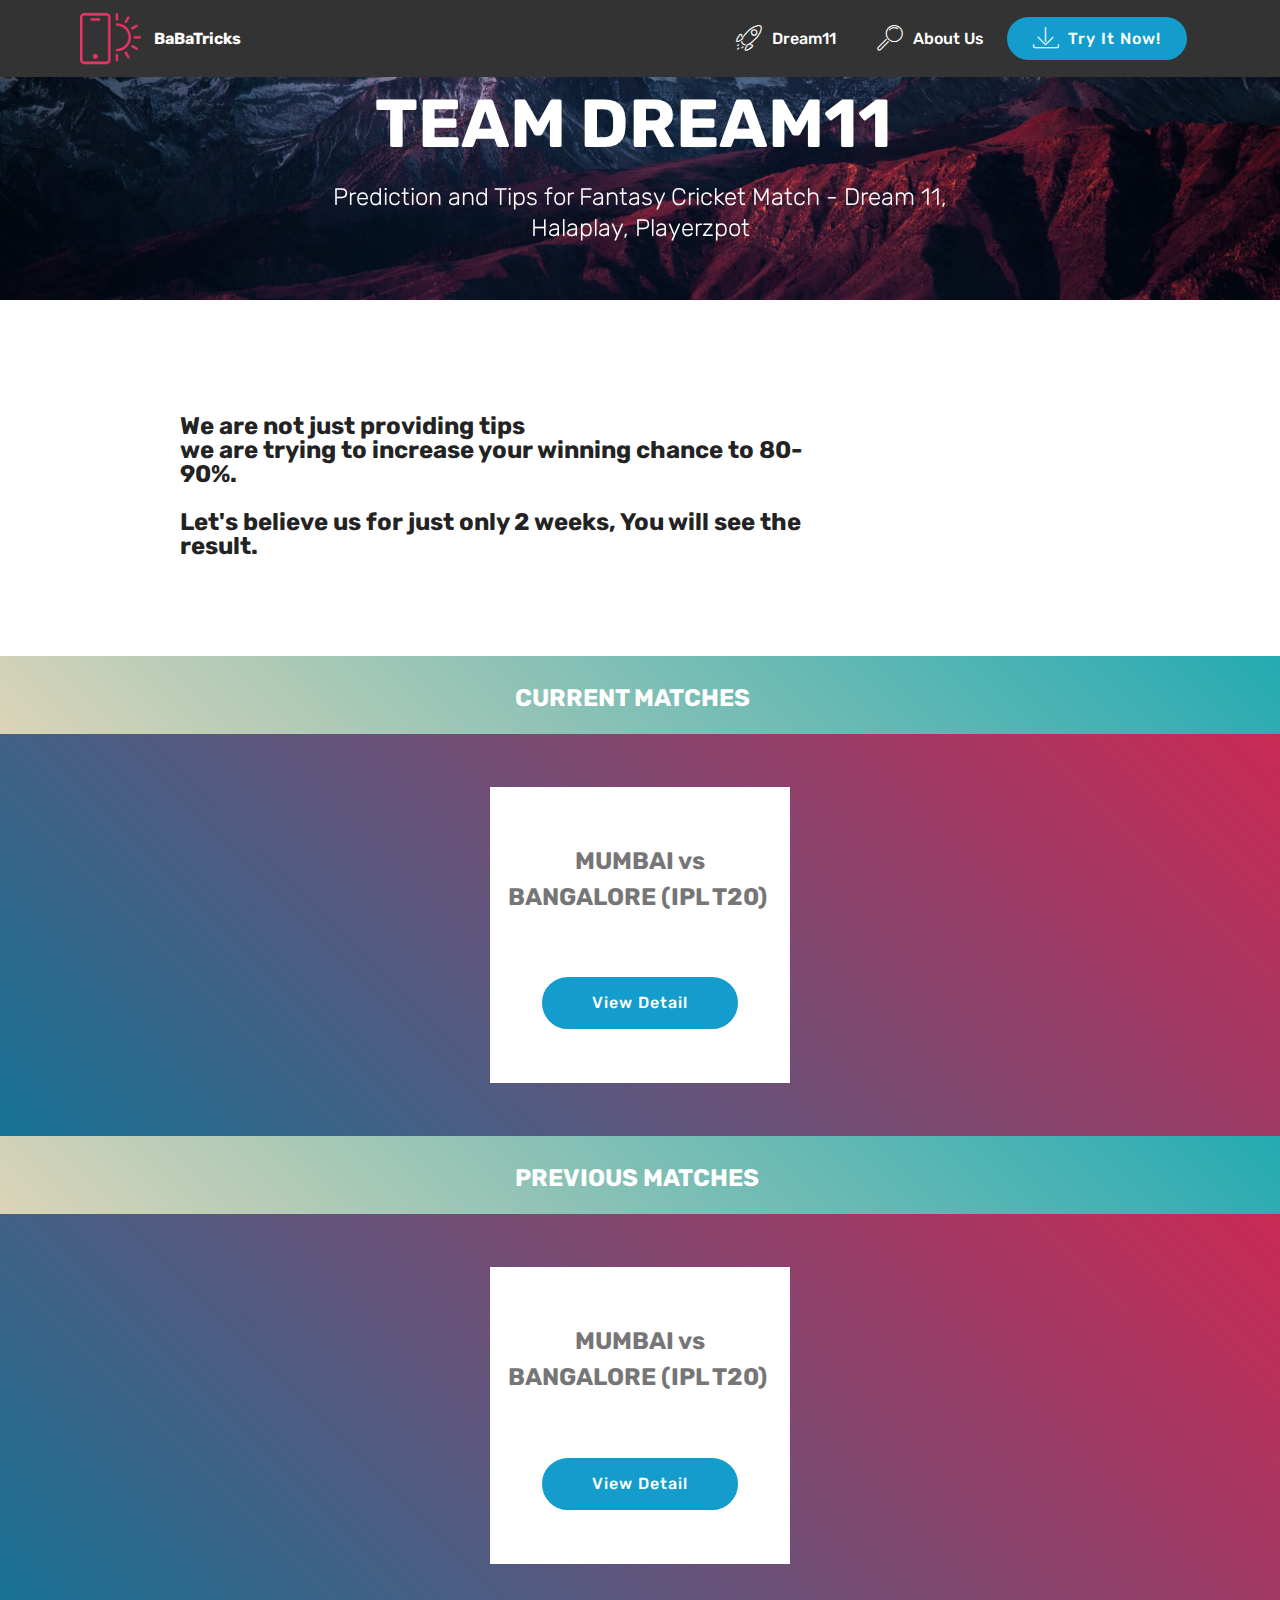
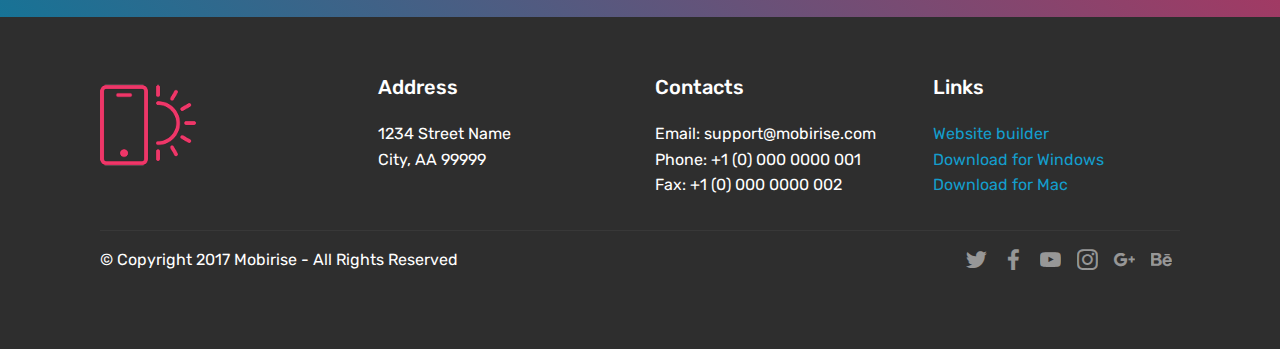
<file: index.html>
<!DOCTYPE html>
<html >
<head>
  <script async src="//pagead2.googlesyndication.com/pagead/js/adsbygoogle.js"></script>
<script>
     (adsbygoogle = window.adsbygoogle || []).push({
          google_ad_client: "ca-pub-8718129293283314",
          enable_page_level_ads: true
     });
</script>
  <!-- Site made with Mobirise Website Builder v4.7.1, https://mobirise.com -->
  <meta charset="UTF-8">
  <meta http-equiv="X-UA-Compatible" content="IE=edge">
  <meta name="generator" content="Mobirise v4.7.1, mobirise.com">
  <meta name="viewport" content="width=device-width, initial-scale=1, minimum-scale=1">
  <link rel="shortcut icon" href="assets/images/logo20.png" type="image/x-icon">
  <meta name="description" content="">
  <title>Home</title>
  <link rel="stylesheet" href="assets/web/assets/mobirise-icons/mobirise-icons.css">
  <link rel="stylesheet" href="assets/tether/tether.min.css">
  <link rel="stylesheet" href="assets/bootstrap/css/bootstrap.min.css">
  <link rel="stylesheet" href="assets/bootstrap/css/bootstrap-grid.min.css">
  <link rel="stylesheet" href="assets/bootstrap/css/bootstrap-reboot.min.css">
  <link rel="stylesheet" href="assets/socicon/css/styles.css">
  <link rel="stylesheet" href="assets/dropdown/css/style.css">
  <link rel="stylesheet" href="assets/theme/css/style.css">
  <link rel="stylesheet" href="assets/mobirise/css/mbr-additional.css" type="text/css">
  
  
  
</head>
<body>
  <section class="menu cid-qPsXLiOuKI" once="menu" id="menu1-t">

    

    <nav class="navbar navbar-expand beta-menu navbar-dropdown align-items-center navbar-fixed-top navbar-toggleable-sm">
        <button class="navbar-toggler navbar-toggler-right" type="button" data-toggle="collapse" data-target="#navbarSupportedContent" aria-controls="navbarSupportedContent" aria-expanded="false" aria-label="Toggle navigation">
            <div class="hamburger">
                <span></span>
                <span></span>
                <span></span>
                <span></span>
            </div>
        </button>
        <div class="menu-logo">
            <div class="navbar-brand">
                <span class="navbar-logo">
                    <a href="https://babatricks.in">
                         <img src="assets/images/logo2.png" alt="babatricks" title="" style="height: 3.8rem;">
                    </a>
                </span>
                <span class="navbar-caption-wrap"><a class="navbar-caption text-white display-4" href="https://teamdream11.tk">BaBaTricks</a></span>
            </div>
        </div>
        <div class="collapse navbar-collapse" id="navbarSupportedContent">
            <ul class="navbar-nav nav-dropdown" data-app-modern-menu="true"><li class="nav-item">
                    <a class="nav-link link text-white display-7" href="https://babatricks.com">
                        </a>
                </li><li class="nav-item"><a class="nav-link link text-white display-7" href="https://mobirise.com"><span class="mbri-rocket mbr-iconfont mbr-iconfont-btn"></span>
                        Dream11 &nbsp; &nbsp;&nbsp;</a></li><li class="nav-item">
                    <a class="nav-link link text-white display-7" href="https://mobirise.com">
                        <span class="mbri-search mbr-iconfont mbr-iconfont-btn"></span>
                        About Us</a>
                </li></ul>
            <div class="navbar-buttons mbr-section-btn"><a class="btn btn-sm btn-primary display-4" href="https://mobirise.com">
                    <span class="mbri-save mbr-iconfont mbr-iconfont-btn "></span>
                    Try It Now!
                </a></div>
        </div>
    </nav>
</section>

<section class="engine"><a href="https://mobirise.ws/f">easy site creator</a></section><section class="menu cid-qPs1D8Buig" once="menu" id="menu1-e">

    

    <nav class="navbar navbar-expand beta-menu navbar-dropdown align-items-center navbar-fixed-top navbar-toggleable-sm">
        <button class="navbar-toggler navbar-toggler-right" type="button" data-toggle="collapse" data-target="#navbarSupportedContent" aria-controls="navbarSupportedContent" aria-expanded="false" aria-label="Toggle navigation">
            <div class="hamburger">
                <span></span>
                <span></span>
                <span></span>
                <span></span>
            </div>
        </button>
        <div class="menu-logo">
            <div class="navbar-brand">
                <span class="navbar-logo">
                    <a href="https://babatricks.in">
                         <img src="assets/images/logo2.png" alt="babatricks" title="" style="height: 3.8rem;">
                    </a>
                </span>
                <span class="navbar-caption-wrap"><a class="navbar-caption text-white display-4" href="https://teamdream11.tk">BaBaTricks</a></span>
            </div>
        </div>
        <div class="collapse navbar-collapse" id="navbarSupportedContent">
            <ul class="navbar-nav nav-dropdown" data-app-modern-menu="true"><li class="nav-item">
                    <a class="nav-link link text-white display-7" href="https://babatricks.com">
                        </a>
                </li><li class="nav-item"><a class="nav-link link text-white display-7" href="https://mobirise.com"><span class="mbri-rocket mbr-iconfont mbr-iconfont-btn"></span>
                        Dream11 &nbsp; &nbsp;&nbsp;</a></li><li class="nav-item">
                    <a class="nav-link link text-white display-7" href="https://mobirise.com">
                        <span class="mbri-search mbr-iconfont mbr-iconfont-btn"></span>
                        About Us</a>
                </li></ul>
            <div class="navbar-buttons mbr-section-btn"><a class="btn btn-sm btn-primary display-4" href="https://mobirise.com">
                    <span class="mbri-save mbr-iconfont mbr-iconfont-btn "></span>
                    Try It Now!
                </a></div>
        </div>
    </nav>
</section>

<section class="mbr-section content5 cid-qPss728ed9 mbr-parallax-background" id="content5-o">

    

    

    <div class="container">
        <div class="media-container-row">
            <div class="title col-12 col-md-8">
                <h2 class="align-center mbr-bold mbr-white pb-3 mbr-fonts-style display-1">TEAM DREAM11&nbsp;</h2>
                <h3 class="mbr-section-subtitle align-center mbr-light mbr-white pb-3 mbr-fonts-style display-5">Prediction and Tips for Fantasy Cricket Match - Dream 11, Halaplay, Playerzpot
<div><br></div></h3>
                
                
            </div>
        </div>
    </div>
</section>

<section class="mbr-section info1 cid-qPst2B36Ya" id="info1-p">

    

    
    <div class="container">
        <div class="row justify-content-center content-row">
            <div class="media-container-column title col-12 col-lg-7 col-md-6">
                <h3 class="mbr-section-subtitle align-left mbr-light pb-3 mbr-fonts-style display-5"></h3>
                <h2 class="align-left mbr-bold mbr-fonts-style display-5">We are not just providing tips
<div>we are trying to increase your winning chance to 80-90%.</div><br><div> 
<span style="color: inherit; font-size: 1.5rem;">Let's believe us for just only 2 weeks, You will see the result.</span></div></h2>
            </div>
            <div class="media-container-column col-12 col-lg-3 col-md-4">
                
            </div>
        </div>
    </div>
</section>

<section class="mbr-section info2 cid-qPxqOZXpH2" id="info2-y">

    

    

    <div class="container">
        <div class="row main justify-content-center">
            <div class="media-container-column col-12 col-lg-3 col-md-4">
                
            </div>
            <div class="media-container-column title col-12 col-lg-7 col-md-6">
                <h2 class="align-right mbr-bold mbr-white pb-3 mbr-fonts-style display-5">&nbsp; &nbsp; &nbsp; &nbsp; &nbsp; CURRENT MATCHES</h2>
                
            </div>
        </div>
    </div>
</section>

<section class="cid-qPsvDF9BJ7" id="pricing-tables1-r">

    

    
    <div class="container">
        <div class="media-container-row">

            <div class="plan col-12 mx-2 my-2 justify-content-center">
                <div class="plan-header text-center pt-5">
                    <h3 class="plan-title mbr-fonts-style display-5"></h3>
                    <div class="plan-price">
                        <span class="price-value mbr-fonts-style display-5">MUMBAI vs BANGALORE (IPL T20)&nbsp;</span>
                        <span class="price-figure mbr-fonts-style display-1"></span>
                        <small class="price-term mbr-fonts-style display-7"></small>
                    </div>
                </div>
                <div class="plan-body pb-5">
                    <div class="plan-list align-center">
                        <ul class="list-group list-group-flush mbr-fonts-style display-7"></ul>
                    </div>
                    <div class="mbr-section-btn text-center pt-4"><a href="MI-vs-RCB-dream11-team-prediction.html" class="btn btn-primary display-4">View Detail</a></div>
                </div>
            </div>

            

            

            
        </div>
    </div>
</section>

<section class="mbr-section info2 cid-qPxsErRBAp" id="info2-z">

    

    

    <div class="container">
        <div class="row main justify-content-center">
            <div class="media-container-column col-12 col-lg-3 col-md-4">
                
            </div>
            <div class="media-container-column title col-12 col-lg-7 col-md-6">
                <h2 class="align-right mbr-bold mbr-white pb-3 mbr-fonts-style display-5">&nbsp; &nbsp; &nbsp; &nbsp; &nbsp; PREVIOUS MATCHES</h2>
                
            </div>
        </div>
    </div>
</section>

<section class="cid-qPxtJaGYzl" id="pricing-tables1-10">

    

    
    <div class="container">
        <div class="media-container-row">

            <div class="plan col-12 mx-2 my-2 justify-content-center">
                <div class="plan-header text-center pt-5">
                    <h3 class="plan-title mbr-fonts-style display-5"></h3>
                    <div class="plan-price">
                        <span class="price-value mbr-fonts-style display-5">MUMBAI vs BANGALORE (IPL T20)&nbsp;</span>
                        <span class="price-figure mbr-fonts-style display-1"></span>
                        <small class="price-term mbr-fonts-style display-7"></small>
                    </div>
                </div>
                <div class="plan-body pb-5">
                    <div class="plan-list align-center">
                        <ul class="list-group list-group-flush mbr-fonts-style display-7"></ul>
                    </div>
                    <div class="mbr-section-btn text-center pt-4"><a href="MI-vs-RCB-dream11-team-prediction.html" class="btn btn-primary display-4">View Detail</a></div>
                </div>
            </div>

            

            

            
        </div>
    </div>
</section>

<section class="cid-qPs1DcdFuA" id="footer1-g">

    

    

    <div class="container">
        <div class="media-container-row content text-white">
            <div class="col-12 col-md-3">
                <div class="media-wrap">
                    <a href="https://mobirise.com/">
                        <img src="assets/images/logo20.png" alt="Mobirise">
                    </a>
                </div>
            </div>
            <div class="col-12 col-md-3 mbr-fonts-style display-7">
                <h5 class="pb-3">
                    Address
                </h5>
                <p class="mbr-text">
                    1234 Street Name
                    <br>City, AA 99999
                </p>
            </div>
            <div class="col-12 col-md-3 mbr-fonts-style display-7">
                <h5 class="pb-3">
                    Contacts
                </h5>
                <p class="mbr-text">
                    Email: support@mobirise.com
                    <br>Phone: +1 (0) 000 0000 001
                    <br>Fax: +1 (0) 000 0000 002
                </p>
            </div>
            <div class="col-12 col-md-3 mbr-fonts-style display-7">
                <h5 class="pb-3">
                    Links
                </h5>
                <p class="mbr-text">
                    <a class="text-primary" href="https://mobirise.com/">Website builder</a>
                    <br><a class="text-primary" href="https://mobirise.com/mobirise-free-win.zip">Download for Windows</a>
                    <br><a class="text-primary" href="https://mobirise.com/mobirise-free-mac.zip">Download for Mac</a>
                </p>
            </div>
        </div>
        <div class="footer-lower">
            <div class="media-container-row">
                <div class="col-sm-12">
                    <hr>
                </div>
            </div>
            <div class="media-container-row mbr-white">
                <div class="col-sm-6 copyright">
                    <p class="mbr-text mbr-fonts-style display-7">
                        © Copyright 2017 Mobirise - All Rights Reserved
                    </p>
                </div>
                <div class="col-md-6">
                    <div class="social-list align-right">
                        <div class="soc-item">
                            <a href="https://twitter.com/mobirise" target="_blank">
                                <span class="socicon-twitter socicon mbr-iconfont mbr-iconfont-social"></span>
                            </a>
                        </div>
                        <div class="soc-item">
                            <a href="https://www.facebook.com/pages/Mobirise/1616226671953247" target="_blank">
                                <span class="socicon-facebook socicon mbr-iconfont mbr-iconfont-social"></span>
                            </a>
                        </div>
                        <div class="soc-item">
                            <a href="https://www.youtube.com/c/mobirise" target="_blank">
                                <span class="socicon-youtube socicon mbr-iconfont mbr-iconfont-social"></span>
                            </a>
                        </div>
                        <div class="soc-item">
                            <a href="https://instagram.com/mobirise" target="_blank">
                                <span class="socicon-instagram socicon mbr-iconfont mbr-iconfont-social"></span>
                            </a>
                        </div>
                        <div class="soc-item">
                            <a href="https://plus.google.com/u/0/+Mobirise" target="_blank">
                                <span class="socicon-googleplus socicon mbr-iconfont mbr-iconfont-social"></span>
                            </a>
                        </div>
                        <div class="soc-item">
                            <a href="https://www.behance.net/Mobirise" target="_blank">
                                <span class="socicon-behance socicon mbr-iconfont mbr-iconfont-social"></span>
                            </a>
                        </div>
                    </div>
                </div>
            </div>
        </div>
    </div>
</section>


  <script src="assets/web/assets/jquery/jquery.min.js"></script>
  <script src="assets/popper/popper.min.js"></script>
  <script src="assets/tether/tether.min.js"></script>
  <script src="assets/bootstrap/js/bootstrap.min.js"></script>
  <script src="assets/dropdown/js/script.min.js"></script>
  <script src="assets/touchswipe/jquery.touch-swipe.min.js"></script>
  <script src="assets/parallax/jarallax.min.js"></script>
  <script src="assets/smoothscroll/smooth-scroll.js"></script>
  <script src="assets/theme/js/script.js"></script>
  
  
 <div id="scrollToTop" class="scrollToTop mbr-arrow-up"><a style="text-align: center;"><i></i></a></div>
  </body>
</html>
</file>
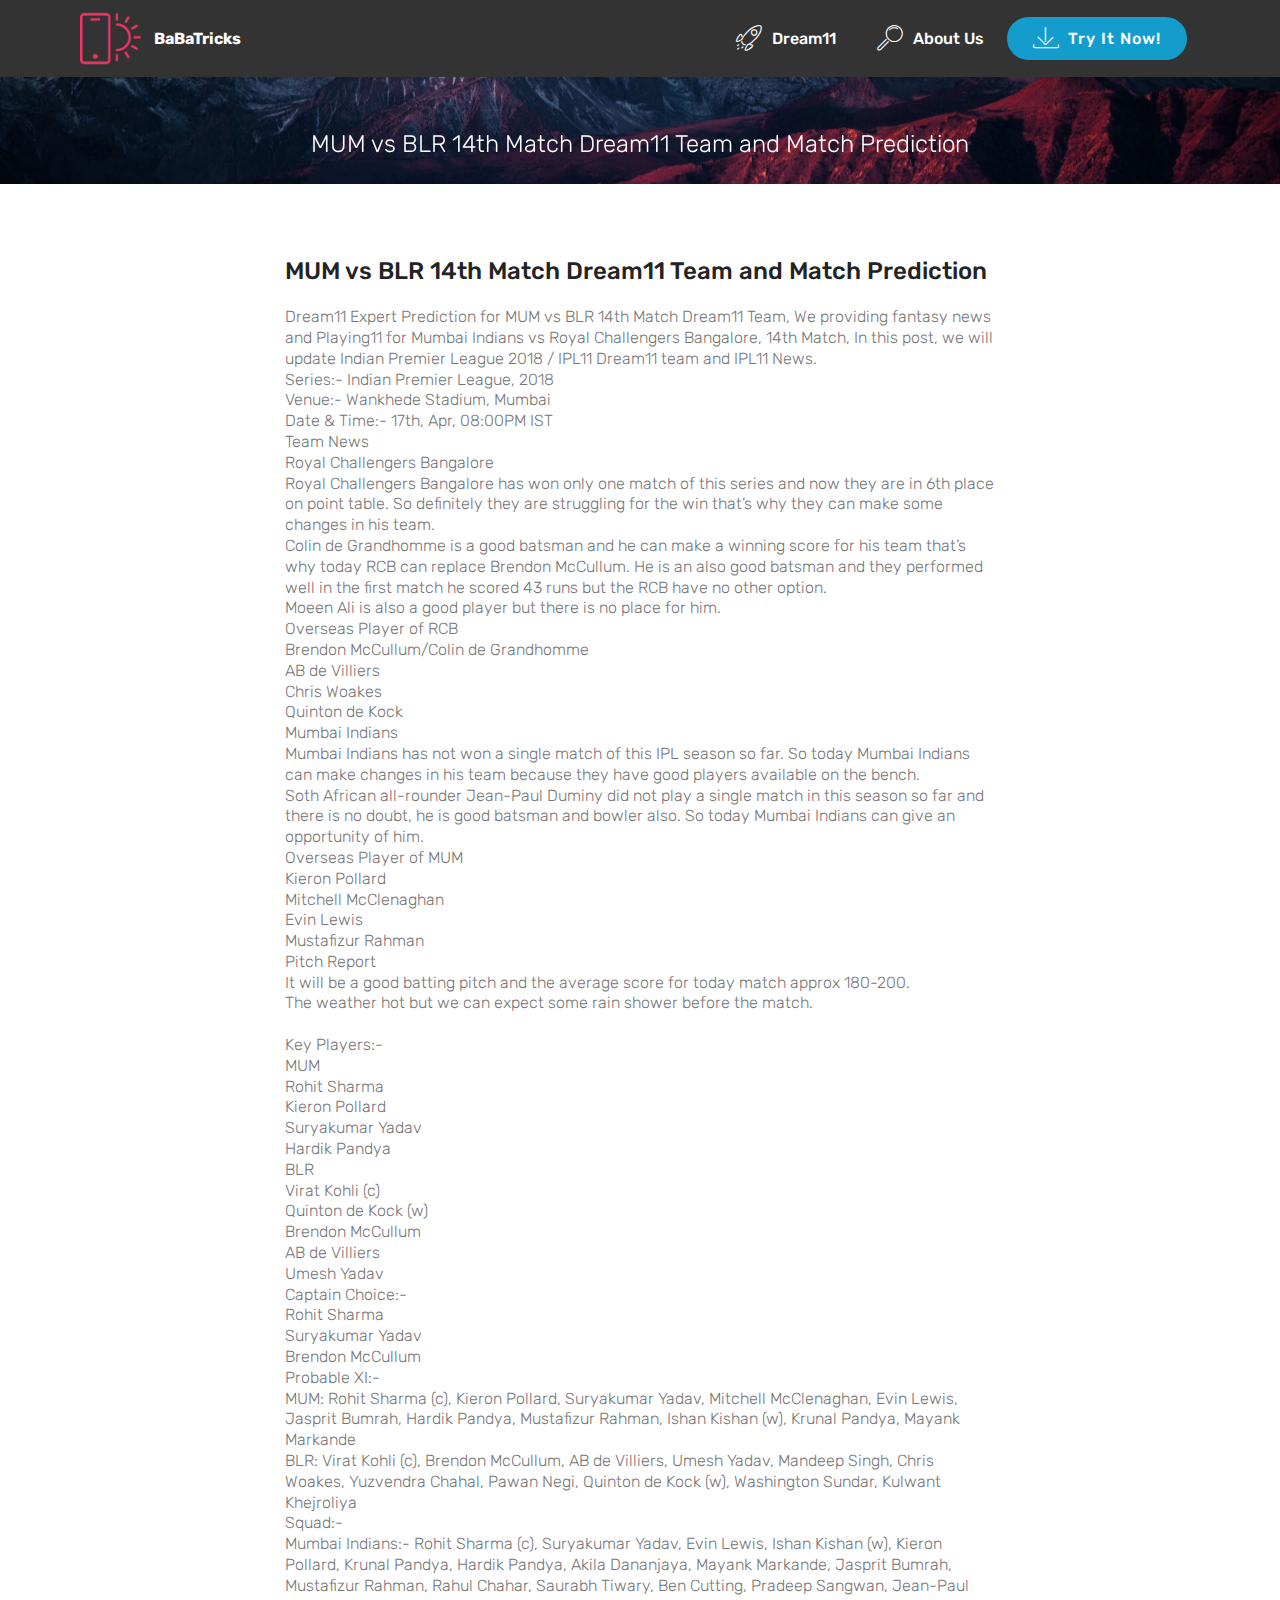
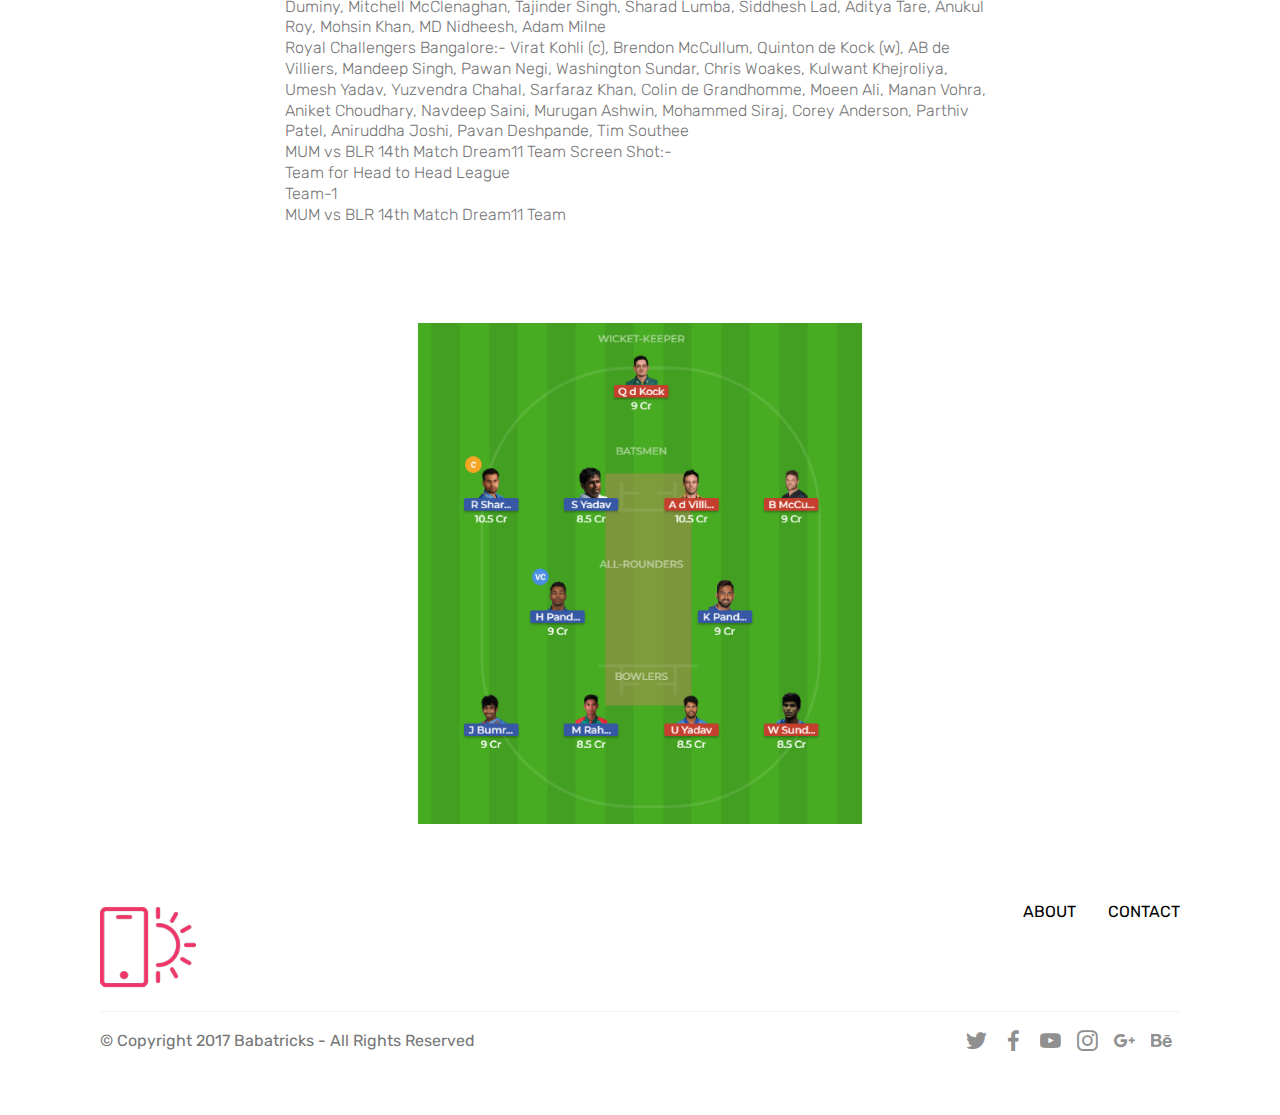
<file: MI-vs-RCB-dream11-team-prediction.html>
<!DOCTYPE html>
<html >
<head>
  <!-- Site made with Mobirise Website Builder v4.7.1, https://mobirise.com -->
  <meta charset="UTF-8">
  <meta http-equiv="X-UA-Compatible" content="IE=edge">
  <meta name="generator" content="Mobirise v4.7.1, mobirise.com">
  <meta name="viewport" content="width=device-width, initial-scale=1, minimum-scale=1">
  <link rel="shortcut icon" href="assets/images/logo20.png" type="image/x-icon">
  <meta name="description" content="Dream11 prediction and tips for make a best 11 player team to make your win chances to improve 80% to 90%">
  <title>MI vs RCB dream11 team prediction</title>
  <link rel="stylesheet" href="assets/web/assets/mobirise-icons/mobirise-icons.css">
  <link rel="stylesheet" href="assets/tether/tether.min.css">
  <link rel="stylesheet" href="assets/bootstrap/css/bootstrap.min.css">
  <link rel="stylesheet" href="assets/bootstrap/css/bootstrap-grid.min.css">
  <link rel="stylesheet" href="assets/bootstrap/css/bootstrap-reboot.min.css">
  <link rel="stylesheet" href="assets/socicon/css/styles.css">
  <link rel="stylesheet" href="assets/dropdown/css/style.css">
  <link rel="stylesheet" href="assets/theme/css/style.css">
  <link rel="stylesheet" href="assets/mobirise/css/mbr-additional.css" type="text/css">
  
  
  
</head>
<body>
  <section class="menu cid-qPs1D8Buig" once="menu" id="menu1-i">

    

    <nav class="navbar navbar-expand beta-menu navbar-dropdown align-items-center navbar-fixed-top navbar-toggleable-sm">
        <button class="navbar-toggler navbar-toggler-right" type="button" data-toggle="collapse" data-target="#navbarSupportedContent" aria-controls="navbarSupportedContent" aria-expanded="false" aria-label="Toggle navigation">
            <div class="hamburger">
                <span></span>
                <span></span>
                <span></span>
                <span></span>
            </div>
        </button>
        <div class="menu-logo">
            <div class="navbar-brand">
                <span class="navbar-logo">
                    <a href="https://babatricks.in">
                         <img src="assets/images/logo2.png" alt="babatricks" title="" style="height: 3.8rem;">
                    </a>
                </span>
                <span class="navbar-caption-wrap"><a class="navbar-caption text-white display-4" href="https://teamdream11.tk">BaBaTricks</a></span>
            </div>
        </div>
        <div class="collapse navbar-collapse" id="navbarSupportedContent">
            <ul class="navbar-nav nav-dropdown" data-app-modern-menu="true"><li class="nav-item">
                    <a class="nav-link link text-white display-7" href="https://babatricks.com">
                        </a>
                </li><li class="nav-item"><a class="nav-link link text-white display-7" href="https://mobirise.com"><span class="mbri-rocket mbr-iconfont mbr-iconfont-btn"></span>
                        Dream11 &nbsp; &nbsp;&nbsp;</a></li><li class="nav-item">
                    <a class="nav-link link text-white display-7" href="https://mobirise.com">
                        <span class="mbri-search mbr-iconfont mbr-iconfont-btn"></span>
                        About Us</a>
                </li></ul>
            <div class="navbar-buttons mbr-section-btn"><a class="btn btn-sm btn-primary display-4" href="https://mobirise.com">
                    <span class="mbri-save mbr-iconfont mbr-iconfont-btn "></span>
                    Try It Now!
                </a></div>
        </div>
    </nav>
</section>

<section class="engine"><a href="https://mobirise.ws/m">drag and drop site creator</a></section><section class="mbr-section content5 cid-qPxCjcB2bV mbr-parallax-background" id="content5-16">

    

    

    <div class="container">
        <div class="media-container-row">
            <div class="title col-12 col-md-8">
                <h2 class="align-center mbr-bold mbr-white pb-3 mbr-fonts-style display-1"></h2>
                <h3 class="mbr-section-subtitle align-center mbr-light mbr-white pb-3 mbr-fonts-style display-5">MUM vs BLR 14th Match Dream11 Team and Match Prediction
</h3>
                
                
            </div>
        </div>
    </div>
</section>

<section class="mbr-section content4 cid-qPxvX0U9vU" id="content4-11">

    

    <div class="container">
        <div class="media-container-row">
            <div class="title col-12 col-md-8">
                <h2 class="align-center pb-3 mbr-fonts-style display-5">MUM vs BLR 14th Match Dream11 Team and Match Prediction
</h2>
                <h3 class="mbr-section-subtitle align-center mbr-light mbr-fonts-style display-7"><div>Dream11 Expert Prediction for MUM vs BLR 14th Match Dream11 Team, We providing fantasy news and Playing11 for Mumbai Indians vs Royal Challengers Bangalore, 14th Match, In this post, we will update Indian Premier League 2018 / IPL11 Dream11 team and IPL11 News.
</div><div>
</div><div>Series:- Indian Premier League, 2018
</div><div>Venue:- Wankhede Stadium, Mumbai
</div><div>Date &amp; Time:- 17th, Apr, 08:00PM IST
</div><div>
</div><div>Team News
</div><div>Royal Challengers Bangalore
</div><div>
</div><div>Royal Challengers Bangalore has won only one match of this series and now they are in 6th place on point table. So definitely they are struggling for the win that’s why they can make some changes in his team.
</div><div>
</div><div>Colin de Grandhomme is a good batsman and he can make a winning score for his team that’s why today RCB can replace Brendon McCullum. He is an also good batsman and they performed well in the first match he scored 43 runs but the RCB have no other option.
</div><div>Moeen Ali is also a good player but there is no place for him.
</div><div>
</div><div>Overseas Player of RCB
</div><div>
</div><div>Brendon McCullum/Colin de Grandhomme
</div><div>AB de Villiers
</div><div>Chris Woakes
</div><div>Quinton de Kock
</div><div>
</div><div>Mumbai Indians
</div><div>
</div><div>Mumbai Indians has not won a single match of this IPL season so far. So today Mumbai Indians can make changes in his team because they have good players available on the bench.
</div><div>Soth African all-rounder Jean-Paul Duminy did not play a single match in this season so far and there is no doubt, he is good batsman and bowler also. So today Mumbai Indians can give an opportunity of him.
</div><div>
</div><div>Overseas Player of MUM
</div><div>
</div><div>Kieron Pollard
</div><div>Mitchell McClenaghan
</div><div>Evin Lewis
</div><div>Mustafizur Rahman
</div><div>Pitch Report
</div><div>It will be a good batting pitch and the average score for today match approx 180-200.
</div><div>The weather hot but we can expect some rain shower before the match.
</div><div>
</div><div>&nbsp;
</div><div>Key Players:-
</div><div>MUM
</div><div>Rohit Sharma
</div><div>Kieron Pollard
</div><div>Suryakumar Yadav
</div><div>Hardik Pandya
</div><div>BLR
</div><div>Virat Kohli (c)
</div><div>Quinton de Kock (w)
</div><div>Brendon McCullum
</div><div>AB de Villiers
</div><div>Umesh Yadav
</div><div>Captain Choice:-
</div><div>Rohit Sharma
</div><div>Suryakumar Yadav
</div><div>Brendon McCullum
</div><div>Probable XI:-
</div><div>MUM: Rohit Sharma (c), Kieron Pollard, Suryakumar Yadav, Mitchell McClenaghan, Evin Lewis, Jasprit Bumrah, Hardik Pandya, Mustafizur Rahman, Ishan Kishan (w), Krunal Pandya, Mayank Markande
</div><div>
</div><div>BLR: Virat Kohli (c), Brendon McCullum, AB de Villiers, Umesh Yadav, Mandeep Singh, Chris Woakes, Yuzvendra Chahal, Pawan Negi, Quinton de Kock (w), Washington Sundar, Kulwant Khejroliya
</div><div>
</div><div>Squad:-
</div><div>Mumbai Indians:- Rohit Sharma (c), Suryakumar Yadav, Evin Lewis, Ishan Kishan (w), Kieron Pollard, Krunal Pandya, Hardik Pandya, Akila Dananjaya, Mayank Markande, Jasprit Bumrah, Mustafizur Rahman, Rahul Chahar, Saurabh Tiwary, Ben Cutting, Pradeep Sangwan, Jean-Paul Duminy, Mitchell McClenaghan, Tajinder Singh, Sharad Lumba, Siddhesh Lad, Aditya Tare, Anukul Roy, Mohsin Khan, MD Nidheesh, Adam Milne
</div><div>
</div><div>Royal Challengers Bangalore:- Virat Kohli (c), Brendon McCullum, Quinton de Kock (w), AB de Villiers, Mandeep Singh, Pawan Negi, Washington Sundar, Chris Woakes, Kulwant Khejroliya, Umesh Yadav, Yuzvendra Chahal, Sarfaraz Khan, Colin de Grandhomme, Moeen Ali, Manan Vohra, Aniket Choudhary, Navdeep Saini, Murugan Ashwin, Mohammed Siraj, Corey Anderson, Parthiv Patel, Aniruddha Joshi, Pavan Deshpande, Tim Southee
</div><div>
</div><div>MUM vs BLR 14th Match Dream11 Team Screen Shot:-
</div><div>Team for Head to Head League
</div><div>Team-1
</div><div>
</div><div>MUM vs BLR 14th Match Dream11 Team
</div></h3>
                
            </div>
        </div>
    </div>
</section>

<section class="cid-qPxyiuj2di" id="image1-14">

    

    <figure class="mbr-figure container">
            <div class="image-block" style="width: 40%;">
                <img src="assets/images/dream11-rcb-vs-mi-530x598.png" width="1400" alt="Mobirise" title="">
                
            </div>
    </figure>
</section>

<section class="cid-qPxBlyvs0q" id="footer5-15">

    

    

    <div class="container">
        <div class="media-container-row">
            <div class="col-md-3">
                <div class="media-wrap">
                    <a href="https://mobirise.com/">
                       <img src="assets/images/logo20.png" alt="Mobirise">
                    </a>
                </div>
            </div>
            <div class="col-md-9">
                <p class="mbr-text align-right links mbr-fonts-style display-7">
                    <a href="#" class="text-black">ABOUT</a>&nbsp; &nbsp; &nbsp; &nbsp;&nbsp;<a href="#" class="text-black">CONTACT</a>
                </p>
            </div>
        </div>
        <div class="footer-lower">
            <div class="media-container-row">
                <div class="col-md-12">
                    <hr>
                </div>
            </div>
            <div class="media-container-row mbr-white">
                <div class="col-md-6 copyright">
                    <p class="mbr-text mbr-fonts-style display-7">
                        © Copyright 2017 Babatricks - All Rights Reserved
                    </p>
                </div>
                <div class="col-md-6">
                    <div class="social-list align-right">
                        <div class="soc-item">
                            <a href="https://twitter.com/mobirise" target="_blank">
                                <span class="socicon-twitter socicon mbr-iconfont mbr-iconfont-social"></span>
                            </a>
                        </div>
                        <div class="soc-item">
                            <a href="https://www.facebook.com/pages/Mobirise/1616226671953247" target="_blank">
                                <span class="socicon-facebook socicon mbr-iconfont mbr-iconfont-social"></span>
                            </a>
                        </div>
                        <div class="soc-item">
                            <a href="https://www.youtube.com/c/mobirise" target="_blank">
                                <span class="socicon-youtube socicon mbr-iconfont mbr-iconfont-social"></span>
                            </a>
                        </div>
                        <div class="soc-item">
                            <a href="https://instagram.com/mobirise" target="_blank">
                                <span class="socicon-instagram socicon mbr-iconfont mbr-iconfont-social"></span>
                            </a>
                        </div>
                        <div class="soc-item">
                            <a href="https://plus.google.com/u/0/+Mobirise" target="_blank">
                                <span class="socicon-googleplus socicon mbr-iconfont mbr-iconfont-social"></span>
                            </a>
                        </div>
                        <div class="soc-item">
                            <a href="https://www.behance.net/Mobirise" target="_blank">
                                <span class="socicon-behance socicon mbr-iconfont mbr-iconfont-social"></span>
                            </a>
                        </div>
                    </div>
                </div>
            </div>
        </div>
    </div>
</section>


  <script src="assets/web/assets/jquery/jquery.min.js"></script>
  <script src="assets/popper/popper.min.js"></script>
  <script src="assets/tether/tether.min.js"></script>
  <script src="assets/bootstrap/js/bootstrap.min.js"></script>
  <script src="assets/dropdown/js/script.min.js"></script>
  <script src="assets/touchswipe/jquery.touch-swipe.min.js"></script>
  <script src="assets/parallax/jarallax.min.js"></script>
  <script src="assets/smoothscroll/smooth-scroll.js"></script>
  <script src="assets/theme/js/script.js"></script>
  
  
 <div id="scrollToTop" class="scrollToTop mbr-arrow-up"><a style="text-align: center;"><i></i></a></div>
  </body>
</html>
</file>
<file: assets/web/assets/mobirise-icons/mobirise-icons.css>
@font-face {
  font-family: 'MobiriseIcons';
  src:  url('mobirise-icons.eot?spat4u');
  src:  url('mobirise-icons.eot?spat4u#iefix') format('embedded-opentype'),
    url('mobirise-icons.ttf?spat4u') format('truetype'),
    url('mobirise-icons.woff?spat4u') format('woff'),
    url('mobirise-icons.svg?spat4u#MobiriseIcons') format('svg');
  font-weight: normal;
  font-style: normal;
}

[class^="mbri-"], [class*=" mbri-"] {
  /* use !important to prevent issues with browser extensions that change fonts */
  font-family: MobiriseIcons !important;
  speak: none;
  font-style: normal;
  font-weight: normal;
  font-variant: normal;
  text-transform: none;
  line-height: 1;

  /* Better Font Rendering =========== */
  -webkit-font-smoothing: antialiased;
  -moz-osx-font-smoothing: grayscale;
}

.mbri-add-submenu:before {
  content: "\e900";
}
.mbri-alert:before {
  content: "\e901";
}
.mbri-align-center:before {
  content: "\e902";
}
.mbri-align-justify:before {
  content: "\e903";
}
.mbri-align-left:before {
  content: "\e904";
}
.mbri-align-right:before {
  content: "\e905";
}
.mbri-android:before {
  content: "\e906";
}
.mbri-apple:before {
  content: "\e907";
}
.mbri-arrow-down:before {
  content: "\e908";
}
.mbri-arrow-next:before {
  content: "\e909";
}
.mbri-arrow-prev:before {
  content: "\e90a";
}
.mbri-arrow-up:before {
  content: "\e90b";
}
.mbri-bold:before {
  content: "\e90c";
}
.mbri-bookmark:before {
  content: "\e90d";
}
.mbri-bootstrap:before {
  content: "\e90e";
}
.mbri-briefcase:before {
  content: "\e90f";
}
.mbri-browse:before {
  content: "\e910";
}
.mbri-bulleted-list:before {
  content: "\e911";
}
.mbri-calendar:before {
  content: "\e912";
}
.mbri-camera:before {
  content: "\e913";
}
.mbri-cart-add:before {
  content: "\e914";
}
.mbri-cart-full:before {
  content: "\e915";
}
.mbri-cash:before {
  content: "\e916";
}
.mbri-change-style:before {
  content: "\e917";
}
.mbri-chat:before {
  content: "\e918";
}
.mbri-clock:before {
  content: "\e919";
}
.mbri-close:before {
  content: "\e91a";
}
.mbri-cloud:before {
  content: "\e91b";
}
.mbri-code:before {
  content: "\e91c";
}
.mbri-contact-form:before {
  content: "\e91d";
}
.mbri-credit-card:before {
  content: "\e91e";
}
.mbri-cursor-click:before {
  content: "\e91f";
}
.mbri-cust-feedback:before {
  content: "\e920";
}
.mbri-database:before {
  content: "\e921";
}
.mbri-delivery:before {
  content: "\e922";
}
.mbri-desktop:before {
  content: "\e923";
}
.mbri-devices:before {
  content: "\e924";
}
.mbri-down:before {
  content: "\e925";
}
.mbri-download:before {
  content: "\e989";
}
.mbri-drag-n-drop:before {
  content: "\e927";
}
.mbri-drag-n-drop2:before {
  content: "\e928";
}
.mbri-edit:before {
  content: "\e929";
}
.mbri-edit2:before {
  content: "\e92a";
}
.mbri-error:before {
  content: "\e92b";
}
.mbri-extension:before {
  content: "\e92c";
}
.mbri-features:before {
  content: "\e92d";
}
.mbri-file:before {
  content: "\e92e";
}
.mbri-flag:before {
  content: "\e92f";
}
.mbri-folder:before {
  content: "\e930";
}
.mbri-gift:before {
  content: "\e931";
}
.mbri-github:before {
  content: "\e932";
}
.mbri-globe:before {
  content: "\e933";
}
.mbri-globe-2:before {
  content: "\e934";
}
.mbri-growing-chart:before {
  content: "\e935";
}
.mbri-hearth:before {
  content: "\e936";
}
.mbri-help:before {
  content: "\e937";
}
.mbri-home:before {
  content: "\e938";
}
.mbri-hot-cup:before {
  content: "\e939";
}
.mbri-idea:before {
  content: "\e93a";
}
.mbri-image-gallery:before {
  content: "\e93b";
}
.mbri-image-slider:before {
  content: "\e93c";
}
.mbri-info:before {
  content: "\e93d";
}
.mbri-italic:before {
  content: "\e93e";
}
.mbri-key:before {
  content: "\e93f";
}
.mbri-laptop:before {
  content: "\e940";
}
.mbri-layers:before {
  content: "\e941";
}
.mbri-left-right:before {
  content: "\e942";
}
.mbri-left:before {
  content: "\e943";
}
.mbri-letter:before {
  content: "\e944";
}
.mbri-like:before {
  content: "\e945";
}
.mbri-link:before {
  content: "\e946";
}
.mbri-lock:before {
  content: "\e947";
}
.mbri-login:before {
  content: "\e948";
}
.mbri-logout:before {
  content: "\e949";
}
.mbri-magic-stick:before {
  content: "\e94a";
}
.mbri-map-pin:before {
  content: "\e94b";
}
.mbri-menu:before {
  content: "\e94c";
}
.mbri-mobile:before {
  content: "\e94d";
}
.mbri-mobile2:before {
  content: "\e94e";
}
.mbri-mobirise:before {
  content: "\e94f";
}
.mbri-more-horizontal:before {
  content: "\e950";
}
.mbri-more-vertical:before {
  content: "\e951";
}
.mbri-music:before {
  content: "\e952";
}
.mbri-new-file:before {
  content: "\e953";
}
.mbri-numbered-list:before {
  content: "\e954";
}
.mbri-opened-folder:before {
  content: "\e955";
}
.mbri-pages:before {
  content: "\e956";
}
.mbri-paper-plane:before {
  content: "\e957";
}
.mbri-paperclip:before {
  content: "\e958";
}
.mbri-photo:before {
  content: "\e959";
}
.mbri-photos:before {
  content: "\e95a";
}
.mbri-pin:before {
  content: "\e95b";
}
.mbri-play:before {
  content: "\e95c";
}
.mbri-plus:before {
  content: "\e95d";
}
.mbri-preview:before {
  content: "\e95e";
}
.mbri-print:before {
  content: "\e95f";
}
.mbri-protect:before {
  content: "\e960";
}
.mbri-question:before {
  content: "\e961";
}
.mbri-quote-left:before {
  content: "\e962";
}
.mbri-quote-right:before {
  content: "\e963";
}
.mbri-refresh:before {
  content: "\e964";
}
.mbri-responsive:before {
  content: "\e965";
}
.mbri-right:before {
  content: "\e966";
}
.mbri-rocket:before {
  content: "\e967";
}
.mbri-sad-face:before {
  content: "\e968";
}
.mbri-sale:before {
  content: "\e969";
}
.mbri-save:before {
  content: "\e96a";
}
.mbri-search:before {
  content: "\e96b";
}
.mbri-setting:before {
  content: "\e96c";
}
.mbri-setting2:before {
  content: "\e96d";
}
.mbri-setting3:before {
  content: "\e96e";
}
.mbri-share:before {
  content: "\e96f";
}
.mbri-shopping-bag:before {
  content: "\e970";
}
.mbri-shopping-basket:before {
  content: "\e971";
}
.mbri-shopping-cart:before {
  content: "\e972";
}
.mbri-sites:before {
  content: "\e973";
}
.mbri-smile-face:before {
  content: "\e974";
}
.mbri-speed:before {
  content: "\e975";
}
.mbri-star:before {
  content: "\e976";
}
.mbri-success:before {
  content: "\e977";
}
.mbri-sun:before {
  content: "\e978";
}
.mbri-sun2:before {
  content: "\e979";
}
.mbri-tablet:before {
  content: "\e97a";
}
.mbri-tablet-vertical:before {
  content: "\e97b";
}
.mbri-target:before {
  content: "\e97c";
}
.mbri-timer:before {
  content: "\e97d";
}
.mbri-to-ftp:before {
  content: "\e97e";
}
.mbri-to-local-drive:before {
  content: "\e97f";
}
.mbri-touch-swipe:before {
  content: "\e980";
}
.mbri-touch:before {
  content: "\e981";
}
.mbri-trash:before {
  content: "\e982";
}
.mbri-underline:before {
  content: "\e983";
}
.mbri-unlink:before {
  content: "\e984";
}
.mbri-unlock:before {
  content: "\e985";
}
.mbri-up-down:before {
  content: "\e986";
}
.mbri-up:before {
  content: "\e987";
}
.mbri-update:before {
  content: "\e988";
}
.mbri-upload:before {
 content: "\e926"; 
}
.mbri-user:before {
  content: "\e98a";
}
.mbri-user2:before {
  content: "\e98b";
}
.mbri-users:before {
  content: "\e98c";
}
.mbri-video:before {
  content: "\e98d";
}
.mbri-video-play:before {
  content: "\e98e";
}
.mbri-watch:before {
  content: "\e98f";
}
.mbri-website-theme:before {
  content: "\e990";
}
.mbri-wifi:before {
  content: "\e991";
}
.mbri-windows:before {
  content: "\e992";
}
.mbri-zoom-out:before {
  content: "\e993";
}
.mbri-redo:before {
  content: "\e994";
}
.mbri-undo:before {
  content: "\e995";
}
</file>
<file: assets/socicon/css/styles.css>
@charset "UTF-8";

@font-face {
  font-family: "socicon";
  src:url("../fonts/socicon.eot");
  src:url("../fonts/socicon.eot?#iefix") format("embedded-opentype"),
    url("../fonts/socicon.woff") format("woff"),
    url("../fonts/socicon.ttf") format("truetype"),
    url("../fonts/socicon.svg#socicon") format("svg");
  font-weight: normal;
  font-style: normal;

}

[data-icon]:before {
  font-family: "socicon" !important;
  content: attr(data-icon);
  font-style: normal !important;
  font-weight: normal !important;
  font-variant: normal !important;
  text-transform: none !important;
  speak: none;
  line-height: 1;
  -webkit-font-smoothing: antialiased;
  -moz-osx-font-smoothing: grayscale;
}

[class^="socicon-"]:before,
[class*=" socicon-"]:before {
  font-family: "socicon" !important;
  font-style: normal !important;
  font-weight: normal !important;
  font-variant: normal !important;
  text-transform: none !important;
  speak: none;
  line-height: 1;
  -webkit-font-smoothing: antialiased;
  -moz-osx-font-smoothing: grayscale;
}

.socicon-modelmayhem:before {
  content: "\e000";
}
.socicon-mixcloud:before {
  content: "\e001";
}
.socicon-drupal:before {
  content: "\e002";
}
.socicon-swarm:before {
  content: "\e003";
}
.socicon-istock:before {
  content: "\e004";
}
.socicon-yammer:before {
  content: "\e005";
}
.socicon-ello:before {
  content: "\e006";
}
.socicon-stackoverflow:before {
  content: "\e007";
}
.socicon-persona:before {
  content: "\e008";
}
.socicon-triplej:before {
  content: "\e009";
}
.socicon-houzz:before {
  content: "\e00a";
}
.socicon-rss:before {
  content: "\e00b";
}
.socicon-paypal:before {
  content: "\e00c";
}
.socicon-odnoklassniki:before {
  content: "\e00d";
}
.socicon-airbnb:before {
  content: "\e00e";
}
.socicon-periscope:before {
  content: "\e00f";
}
.socicon-outlook:before {
  content: "\e010";
}
.socicon-coderwall:before {
  content: "\e011";
}
.socicon-tripadvisor:before {
  content: "\e012";
}
.socicon-appnet:before {
  content: "\e013";
}
.socicon-goodreads:before {
  content: "\e014";
}
.socicon-tripit:before {
  content: "\e015";
}
.socicon-lanyrd:before {
  content: "\e016";
}
.socicon-slideshare:before {
  content: "\e017";
}
.socicon-buffer:before {
  content: "\e018";
}
.socicon-disqus:before {
  content: "\e019";
}
.socicon-vkontakte:before {
  content: "\e01a";
}
.socicon-whatsapp:before {
  content: "\e01b";
}
.socicon-patreon:before {
  content: "\e01c";
}
.socicon-storehouse:before {
  content: "\e01d";
}
.socicon-pocket:before {
  content: "\e01e";
}
.socicon-mail:before {
  content: "\e01f";
}
.socicon-blogger:before {
  content: "\e020";
}
.socicon-technorati:before {
  content: "\e021";
}
.socicon-reddit:before {
  content: "\e022";
}
.socicon-dribbble:before {
  content: "\e023";
}
.socicon-stumbleupon:before {
  content: "\e024";
}
.socicon-digg:before {
  content: "\e025";
}
.socicon-envato:before {
  content: "\e026";
}
.socicon-behance:before {
  content: "\e027";
}
.socicon-delicious:before {
  content: "\e028";
}
.socicon-deviantart:before {
  content: "\e029";
}
.socicon-forrst:before {
  content: "\e02a";
}
.socicon-play:before {
  content: "\e02b";
}
.socicon-zerply:before {
  content: "\e02c";
}
.socicon-wikipedia:before {
  content: "\e02d";
}
.socicon-apple:before {
  content: "\e02e";
}
.socicon-flattr:before {
  content: "\e02f";
}
.socicon-github:before {
  content: "\e030";
}
.socicon-renren:before {
  content: "\e031";
}
.socicon-friendfeed:before {
  content: "\e032";
}
.socicon-newsvine:before {
  content: "\e033";
}
.socicon-identica:before {
  content: "\e034";
}
.socicon-bebo:before {
  content: "\e035";
}
.socicon-zynga:before {
  content: "\e036";
}
.socicon-steam:before {
  content: "\e037";
}
.socicon-xbox:before {
  content: "\e038";
}
.socicon-windows:before {
  content: "\e039";
}
.socicon-qq:before {
  content: "\e03a";
}
.socicon-douban:before {
  content: "\e03b";
}
.socicon-meetup:before {
  content: "\e03c";
}
.socicon-playstation:before {
  content: "\e03d";
}
.socicon-android:before {
  content: "\e03e";
}
.socicon-snapchat:before {
  content: "\e03f";
}
.socicon-twitter:before {
  content: "\e040";
}
.socicon-facebook:before {
  content: "\e041";
}
.socicon-googleplus:before {
  content: "\e042";
}
.socicon-pinterest:before {
  content: "\e043";
}
.socicon-foursquare:before {
  content: "\e044";
}
.socicon-yahoo:before {
  content: "\e045";
}
.socicon-skype:before {
  content: "\e046";
}
.socicon-yelp:before {
  content: "\e047";
}
.socicon-feedburner:before {
  content: "\e048";
}
.socicon-linkedin:before {
  content: "\e049";
}
.socicon-viadeo:before {
  content: "\e04a";
}
.socicon-xing:before {
  content: "\e04b";
}
.socicon-myspace:before {
  content: "\e04c";
}
.socicon-soundcloud:before {
  content: "\e04d";
}
.socicon-spotify:before {
  content: "\e04e";
}
.socicon-grooveshark:before {
  content: "\e04f";
}
.socicon-lastfm:before {
  content: "\e050";
}
.socicon-youtube:before {
  content: "\e051";
}
.socicon-vimeo:before {
  content: "\e052";
}
.socicon-dailymotion:before {
  content: "\e053";
}
.socicon-vine:before {
  content: "\e054";
}
.socicon-flickr:before {
  content: "\e055";
}
.socicon-500px:before {
  content: "\e056";
}
.socicon-wordpress:before {
  content: "\e058";
}
.socicon-tumblr:before {
  content: "\e059";
}
.socicon-twitch:before {
  content: "\e05a";
}
.socicon-8tracks:before {
  content: "\e05b";
}
.socicon-amazon:before {
  content: "\e05c";
}
.socicon-icq:before {
  content: "\e05d";
}
.socicon-smugmug:before {
  content: "\e05e";
}
.socicon-ravelry:before {
  content: "\e05f";
}
.socicon-weibo:before {
  content: "\e060";
}
.socicon-baidu:before {
  content: "\e061";
}
.socicon-angellist:before {
  content: "\e062";
}
.socicon-ebay:before {
  content: "\e063";
}
.socicon-imdb:before {
  content: "\e064";
}
.socicon-stayfriends:before {
  content: "\e065";
}
.socicon-residentadvisor:before {
  content: "\e066";
}
.socicon-google:before {
  content: "\e067";
}
.socicon-yandex:before {
  content: "\e068";
}
.socicon-sharethis:before {
  content: "\e069";
}
.socicon-bandcamp:before {
  content: "\e06a";
}
.socicon-itunes:before {
  content: "\e06b";
}
.socicon-deezer:before {
  content: "\e06c";
}
.socicon-telegram:before {
  content: "\e06e";
}
.socicon-openid:before {
  content: "\e06f";
}
.socicon-amplement:before {
  content: "\e070";
}
.socicon-viber:before {
  content: "\e071";
}
.socicon-zomato:before {
  content: "\e072";
}
.socicon-draugiem:before {
  content: "\e074";
}
.socicon-endomodo:before {
  content: "\e075";
}
.socicon-filmweb:before {
  content: "\e076";
}
.socicon-stackexchange:before {
  content: "\e077";
}
.socicon-wykop:before {
  content: "\e078";
}
.socicon-teamspeak:before {
  content: "\e079";
}
.socicon-teamviewer:before {
  content: "\e07a";
}
.socicon-ventrilo:before {
  content: "\e07b";
}
.socicon-younow:before {
  content: "\e07c";
}
.socicon-raidcall:before {
  content: "\e07d";
}
.socicon-mumble:before {
  content: "\e07e";
}
.socicon-medium:before {
  content: "\e06d";
}
.socicon-bebee:before {
  content: "\e07f";
}
.socicon-hitbox:before {
  content: "\e080";
}
.socicon-reverbnation:before {
  content: "\e081";
}
.socicon-formulr:before {
  content: "\e082";
}
.socicon-instagram:before {
  content: "\e057";
}
.socicon-battlenet:before {
  content: "\e083";
}
.socicon-chrome:before {
  content: "\e084";
}
.socicon-discord:before {
  content: "\e086";
}
.socicon-issuu:before {
  content: "\e087";
}
.socicon-macos:before {
  content: "\e088";
}
.socicon-firefox:before {
  content: "\e089";
}
.socicon-opera:before {
  content: "\e08d";
}
.socicon-keybase:before {
  content: "\e090";
}
.socicon-alliance:before {
  content: "\e091";
}
.socicon-livejournal:before {
  content: "\e092";
}
.socicon-googlephotos:before {
  content: "\e093";
}
.socicon-horde:before {
  content: "\e094";
}
.socicon-etsy:before {
  content: "\e095";
}
.socicon-zapier:before {
  content: "\e096";
}
.socicon-google-scholar:before {
  content: "\e097";
}
.socicon-researchgate:before {
  content: "\e098";
}
.socicon-wechat:before {
  content: "\e099";
}
.socicon-strava:before {
  content: "\e09a";
}
.socicon-line:before {
  content: "\e09b";
}
.socicon-lyft:before {
  content: "\e09c";
}
.socicon-uber:before {
  content: "\e09d";
}
.socicon-songkick:before {
  content: "\e09e";
}
.socicon-viewbug:before {
  content: "\e09f";
}
.socicon-googlegroups:before {
  content: "\e0a0";
}
.socicon-quora:before {
  content: "\e073";
}
.socicon-diablo:before {
  content: "\e085";
}
.socicon-blizzard:before {
  content: "\e0a1";
}
.socicon-hearthstone:before {
  content: "\e08b";
}
.socicon-heroes:before {
  content: "\e08a";
}
.socicon-overwatch:before {
  content: "\e08c";
}
.socicon-warcraft:before {
  content: "\e08e";
}
.socicon-starcraft:before {
  content: "\e08f";
}
.socicon-beam:before {
  content: "\e0a2";
}
.socicon-curse:before {
  content: "\e0a3";
}
.socicon-player:before {
  content: "\e0a4";
}
.socicon-streamjar:before {
  content: "\e0a5";
}
.socicon-nintendo:before {
  content: "\e0a6";
}
.socicon-hellocoton:before {
  content: "\e0a7";
}
</file>
<file: assets/dropdown/css/style.css>
.navbar-dropdown {
  left: 0;
  padding: 0;
  position: absolute;
  right: 0;
  top: 0;
  transition: all 0.45s ease;
  z-index: 1030;
  background: #282828; }
  .navbar-dropdown .navbar-logo {
    margin-right: 0.8rem;
    transition: margin 0.3s ease-in-out;
    vertical-align: middle; }
    .navbar-dropdown .navbar-logo img {
      height: 3.125rem;
      transition: all 0.3s ease-in-out; }
    .navbar-dropdown .navbar-logo.mbr-iconfont {
      font-size: 3.125rem;
      line-height: 3.125rem; }
  .navbar-dropdown .navbar-caption {
    font-weight: 700;
    white-space: normal;
    vertical-align: -4px;
    line-height: 3.125rem !important; }
    .navbar-dropdown .navbar-caption, .navbar-dropdown .navbar-caption:hover {
      color: inherit;
      text-decoration: none; }
  .navbar-dropdown .mbr-iconfont + .navbar-caption {
    vertical-align: -1px; }
  .navbar-dropdown.navbar-fixed-top {
    position: fixed; }
  .navbar-dropdown .navbar-brand span {
    vertical-align: -4px; }
  .navbar-dropdown.bg-color.transparent {
    background: none; }
  .navbar-dropdown.navbar-short .navbar-brand {
    padding: 0.625rem 0; }
    .navbar-dropdown.navbar-short .navbar-brand span {
      vertical-align: -1px; }
  .navbar-dropdown.navbar-short .navbar-caption {
    line-height: 2.375rem !important;
    vertical-align: -2px; }
  .navbar-dropdown.navbar-short .navbar-logo {
    margin-right: 0.5rem; }
    .navbar-dropdown.navbar-short .navbar-logo img {
      height: 2.375rem; }
    .navbar-dropdown.navbar-short .navbar-logo.mbr-iconfont {
      font-size: 2.375rem;
      line-height: 2.375rem; }
  .navbar-dropdown.navbar-short .mbr-table-cell {
    height: 3.625rem; }
  .navbar-dropdown .navbar-close {
    left: 0.6875rem;
    position: fixed;
    top: 0.75rem;
    z-index: 1000; }
  .navbar-dropdown .hamburger-icon {
    content: "";
    display: inline-block;
    vertical-align: middle;
    width: 16px;
    -webkit-box-shadow: 0 -6px 0 1px #282828,0 0 0 1px #282828,0 6px 0 1px #282828;
    -moz-box-shadow: 0 -6px 0 1px #282828,0 0 0 1px #282828,0 6px 0 1px #282828;
    box-shadow: 0 -6px 0 1px #282828,0 0 0 1px #282828,0 6px 0 1px #282828; }

.dropdown-menu .dropdown-toggle[data-toggle="dropdown-submenu"]::after {
  border-bottom: 0.35em solid transparent;
  border-left: 0.35em solid;
  border-right: 0;
  border-top: 0.35em solid transparent;
  margin-left: 0.3rem; }

.dropdown-menu .dropdown-item:focus {
  outline: 0; }

.nav-dropdown {
  font-size: 0.75rem;
  font-weight: 500;
  height: auto !important; }
  .nav-dropdown .nav-btn {
    padding-left: 1rem; }
  .nav-dropdown .link {
    margin: .667em 1.667em;
    font-weight: 500;
    padding: 0;
    transition: color .2s ease-in-out; }
    .nav-dropdown .link.dropdown-toggle {
      margin-right: 2.583em; }
      .nav-dropdown .link.dropdown-toggle::after {
        margin-left: .25rem;
        border-top: 0.35em solid;
        border-right: 0.35em solid transparent;
        border-left: 0.35em solid transparent;
        border-bottom: 0; }
      .nav-dropdown .link.dropdown-toggle[aria-expanded="true"] {
        margin: 0;
        padding: 0.667em 3.263em  0.667em 1.667em; }
  .nav-dropdown .link::after,
  .nav-dropdown .dropdown-item::after {
    color: inherit; }
  .nav-dropdown .btn {
    font-size: 0.75rem;
    font-weight: 700;
    letter-spacing: 0;
    margin-bottom: 0;
    padding-left: 1.25rem;
    padding-right: 1.25rem; }
  .nav-dropdown .dropdown-menu {
    border-radius: 0;
    border: 0;
    left: 0;
    margin: 0;
    padding-bottom: 1.25rem;
    padding-top: 1.25rem;
    position: relative; }
  .nav-dropdown .dropdown-submenu {
    margin-left: 0.125rem;
    top: 0; }
  .nav-dropdown .dropdown-item {
    font-weight: 500;
    line-height: 2;
    padding: 0.3846em 4.615em 0.3846em 1.5385em;
    position: relative;
    transition: color .2s ease-in-out, background-color .2s ease-in-out; }
    .nav-dropdown .dropdown-item::after {
      margin-top: -0.3077em;
      position: absolute;
      right: 1.1538em;
      top: 50%; }
    .nav-dropdown .dropdown-item:focus, .nav-dropdown .dropdown-item:hover {
      background: none; }

@media (max-width: 767px) {
  .nav-dropdown.navbar-toggleable-sm {
    bottom: 0;
    display: none;
    left: 0;
    overflow-x: hidden;
    position: fixed;
    top: 0;
    transform: translateX(-100%);
    -ms-transform: translateX(-100%);
    -webkit-transform: translateX(-100%);
    width: 18.75rem;
    z-index: 999; } }
.nav-dropdown.navbar-toggleable-xl {
  bottom: 0;
  display: none;
  left: 0;
  overflow-x: hidden;
  position: fixed;
  top: 0;
  transform: translateX(-100%);
  -ms-transform: translateX(-100%);
  -webkit-transform: translateX(-100%);
  width: 18.75rem;
  z-index: 999; }

.nav-dropdown-sm {
  display: block !important;
  overflow-x: hidden;
  overflow: auto;
  padding-top: 3.875rem; }
  .nav-dropdown-sm::after {
    content: "";
    display: block;
    height: 3rem;
    width: 100%; }
  .nav-dropdown-sm.collapse.in ~ .navbar-close {
    display: block !important; }
  .nav-dropdown-sm.collapsing, .nav-dropdown-sm.collapse.in {
    transform: translateX(0);
    -ms-transform: translateX(0);
    -webkit-transform: translateX(0);
    transition: all 0.25s ease-out;
    -webkit-transition: all 0.25s ease-out;
    background: #282828; }
  .nav-dropdown-sm.collapsing[aria-expanded="false"] {
    transform: translateX(-100%);
    -ms-transform: translateX(-100%);
    -webkit-transform: translateX(-100%); }
  .nav-dropdown-sm .nav-item {
    display: block;
    margin-left: 0 !important;
    padding-left: 0; }
  .nav-dropdown-sm .link,
  .nav-dropdown-sm .dropdown-item {
    border-top: 1px dotted rgba(255, 255, 255, 0.1);
    font-size: 0.8125rem;
    line-height: 1.6;
    margin: 0 !important;
    padding: 0.875rem 2.4rem 0.875rem 1.5625rem !important;
    position: relative;
    white-space: normal; }
    .nav-dropdown-sm .link:focus, .nav-dropdown-sm .link:hover,
    .nav-dropdown-sm .dropdown-item:focus,
    .nav-dropdown-sm .dropdown-item:hover {
      background: rgba(0, 0, 0, 0.2) !important;
      color: #c0a375; }
  .nav-dropdown-sm .nav-btn {
    position: relative;
    padding: 1.5625rem 1.5625rem 0 1.5625rem; }
    .nav-dropdown-sm .nav-btn::before {
      border-top: 1px dotted rgba(255, 255, 255, 0.1);
      content: "";
      left: 0;
      position: absolute;
      top: 0;
      width: 100%; }
    .nav-dropdown-sm .nav-btn + .nav-btn {
      padding-top: 0.625rem; }
      .nav-dropdown-sm .nav-btn + .nav-btn::before {
        display: none; }
  .nav-dropdown-sm .btn {
    padding: 0.625rem 0; }
  .nav-dropdown-sm .dropdown-toggle[data-toggle="dropdown-submenu"]::after {
    margin-left: .25rem;
    border-top: 0.35em solid;
    border-right: 0.35em solid transparent;
    border-left: 0.35em solid transparent;
    border-bottom: 0; }
  .nav-dropdown-sm .dropdown-toggle[data-toggle="dropdown-submenu"][aria-expanded="true"]::after {
    border-top: 0;
    border-right: 0.35em solid transparent;
    border-left: 0.35em solid transparent;
    border-bottom: 0.35em solid; }
  .nav-dropdown-sm .dropdown-menu {
    margin: 0;
    padding: 0;
    position: relative;
    top: 0;
    left: 0;
    width: 100%;
    border: 0;
    float: none;
    border-radius: 0;
    background: none; }
  .nav-dropdown-sm .dropdown-submenu {
    left: 100%;
    margin-left: 0.125rem;
    margin-top: -1.25rem;
    top: 0; }

.navbar-toggleable-sm .nav-dropdown .dropdown-menu {
  position: absolute; }

.navbar-toggleable-sm .nav-dropdown .dropdown-submenu {
  left: 100%;
  margin-left: 0.125rem;
  margin-top: -1.25rem;
  top: 0; }

.navbar-toggleable-sm.opened .nav-dropdown .dropdown-menu {
  position: relative; }

.navbar-toggleable-sm.opened .nav-dropdown .dropdown-submenu {
  left: 0;
  margin-left: 00rem;
  margin-top: 0rem;
  top: 0; }

.is-builder .nav-dropdown.collapsing {
  transition: none !important; }

/*# sourceMappingURL=style.css.map */
</file>
<file: assets/theme/css/style.css>
/*!
 * Mobirise v4 theme (https://mobirise.com/)
 * Copyright 2017 Mobirise
 */
section {
  background-color: #eeeeee; }

section,
.container,
.container-fluid {
  position: relative;
  word-wrap: break-word; }

a.mbr-iconfont:hover {
  text-decoration: none; }

.article .lead p, .article .lead ul, .article .lead ol, .article .lead pre, .article .lead blockquote {
  margin-bottom: 0; }

a {
  font-style: normal;
  font-weight: 400;
  cursor: pointer; }
  a, a:hover {
    text-decoration: none; }

figure {
  margin-bottom: 0; }

body {
  color: #232323; }

h1, h2, h3, h4, h5, h6,
.h1, .h2, .h3, .h4, .h5, .h6,
.display-1, .display-2, .display-3, .display-4 {
  line-height: 1;
  word-break: break-word;
  word-wrap: break-word; }

b, strong {
  font-weight: bold; }

blockquote {
  padding: 10px 0 10px 20px;
  position: relative;
  border-left: 2px solid;
  border-color: #ff3366; }

input:-webkit-autofill, input:-webkit-autofill:hover, input:-webkit-autofill:focus, input:-webkit-autofill:active {
  transition-delay: 9999s;
  transition-property: background-color, color; }

textarea[type="hidden"] {
  display: none; }

body {
  position: relative; }

section {
  background-position: 50% 50%;
  background-repeat: no-repeat;
  background-size: cover; }
  section .mbr-background-video,
  section .mbr-background-video-preview {
    position: absolute;
    bottom: 0;
    left: 0;
    right: 0;
    top: 0; }

.hidden {
  visibility: hidden; }

.mbr-z-index20 {
  z-index: 20; }

/*! Base colors */
.mbr-white {
  color: #ffffff; }

.mbr-black {
  color: #000000; }

.mbr-bg-white {
  background-color: #ffffff; }

.mbr-bg-black {
  background-color: #000000; }

/*! Text-aligns */
.align-left {
  text-align: left; }

.align-center {
  text-align: center; }

.align-right {
  text-align: right; }

@media (max-width: 767px) {
  .align-left, .align-center, .align-right, .mbr-section-btn, .mbr-section-title {
    text-align: center; } }
/*! Font-weight  */
.mbr-light {
  font-weight: 300; }

.mbr-regular {
  font-weight: 400; }

.mbr-semibold {
  font-weight: 500; }

.mbr-bold {
  font-weight: 700; }

/*! Media  */
.media-size-item {
  -webkit-flex: 1 1 auto;
  -moz-flex: 1 1 auto;
  -ms-flex: 1 1 auto;
  -o-flex: 1 1 auto;
  flex: 1 1 auto; }

.media-content {
  -webkit-flex-basis: 100%;
  flex-basis: 100%; }

.media-container-row {
  display: -ms-flexbox;
  display: -webkit-flex;
  display: flex;
  -webkit-flex-direction: row;
  -ms-flex-direction: row;
  flex-direction: row;
  -webkit-flex-wrap: wrap;
  -ms-flex-wrap: wrap;
  flex-wrap: wrap;
  -webkit-justify-content: center;
  -ms-flex-pack: center;
  justify-content: center;
  -webkit-align-content: center;
  -ms-flex-line-pack: center;
  align-content: center;
  -webkit-align-items: start;
  -ms-flex-align: start;
  align-items: start; }
  .media-container-row .media-size-item {
    width: 400px; }

.media-container-column {
  display: -ms-flexbox;
  display: -webkit-flex;
  display: flex;
  -webkit-flex-direction: column;
  -ms-flex-direction: column;
  flex-direction: column;
  -webkit-flex-wrap: wrap;
  -ms-flex-wrap: wrap;
  flex-wrap: wrap;
  -webkit-justify-content: center;
  -ms-flex-pack: center;
  justify-content: center;
  -webkit-align-content: center;
  -ms-flex-line-pack: center;
  align-content: center;
  -webkit-align-items: stretch;
  -ms-flex-align: stretch;
  align-items: stretch; }
  .media-container-column > * {
    width: 100%; }

@media (min-width: 992px) {
  .media-container-row {
    -webkit-flex-wrap: nowrap;
    -ms-flex-wrap: nowrap;
    flex-wrap: nowrap; } }
figure {
  overflow: hidden; }

figure[mbr-media-size] {
  transition: width 0.1s; }

.mbr-figure img, .mbr-figure iframe {
  display: block;
  width: 100%; }

.card {
  background-color: transparent;
  border: none; }

.card-img {
  text-align: center;
  flex-shrink: 0; }

.media {
  max-width: 100%;
  margin: 0 auto; }

.mbr-figure {
  -ms-flex-item-align: center;
  -ms-grid-row-align: center;
  -webkit-align-self: center;
  align-self: center; }

.media-container > div {
  max-width: 100%; }

.mbr-figure img, .card-img img {
  width: 100%; }

@media (max-width: 991px) {
  .media-size-item {
    width: auto !important; }

  .media {
    width: auto; }

  .mbr-figure {
    width: 100% !important; } }
/*! Buttons */
.mbr-section-btn {
  margin-left: -.25rem;
  margin-right: -.25rem;
  font-size: 0; }

nav .mbr-section-btn {
  margin-left: 0rem;
  margin-right: 0rem; }

/*! Btn icon margin */
.btn .mbr-iconfont, .btn.btn-sm .mbr-iconfont {
  cursor: pointer;
  margin-right: 0.5rem; }

.btn.btn-md .mbr-iconfont, .btn.btn-md .mbr-iconfont {
  margin-right: 0.8rem; }

.mbr-regular {
  font-weight: 400; }

.mbr-semibold {
  font-weight: 500; }

.mbr-bold {
  font-weight: 700; }

[type="submit"] {
  -webkit-appearance: none; }

/*! Full-screen */
.mbr-fullscreen .mbr-overlay {
  min-height: 100vh; }

.mbr-fullscreen {
  display: flex;
  display: -webkit-flex;
  display: -moz-flex;
  display: -ms-flex;
  display: -o-flex;
  align-items: center;
  -webkit-align-items: center;
  min-height: 100vh;
  padding-top: 3rem;
  padding-bottom: 3rem; }

/*! Map */
.map {
  height: 25rem;
  position: relative; }
  .map iframe {
    width: 100%;
    height: 100%; }

/* Form */
.form-asterisk {
  font-family: initial;
  position: absolute;
  top: -2px;
  font-weight: normal; }

/*! Scroll to top arrow */
.mbr-arrow-up {
  bottom: 25px;
  right: 90px;
  position: fixed;
  text-align: right;
  z-index: 5000;
  color: #ffffff;
  font-size: 32px;
  transform: rotate(180deg);
  -webkit-transform: rotate(180deg); }

.mbr-arrow-up a {
  background: rgba(0, 0, 0, 0.2);
  border-radius: 3px;
  color: #fff;
  display: inline-block;
  height: 60px;
  width: 60px;
  outline-style: none !important;
  position: relative;
  text-decoration: none;
  transition: all .3s ease-in-out;
  cursor: pointer;
  text-align: center; }
  .mbr-arrow-up a:hover {
    background-color: rgba(0, 0, 0, 0.4); }
  .mbr-arrow-up a i {
    line-height: 60px; }

.mbr-arrow-up-icon {
  display: block;
  color: #fff; }

.mbr-arrow-up-icon::before {
  content: "\203a";
  display: inline-block;
  font-family: serif;
  font-size: 32px;
  line-height: 1;
  font-style: normal;
  position: relative;
  top: 6px;
  left: -4px;
  -webkit-transform: rotate(-90deg);
  transform: rotate(-90deg); }

/*! Arrow Down */
.mbr-arrow {
  position: absolute;
  bottom: 45px;
  left: 50%;
  width: 60px;
  height: 60px;
  cursor: pointer;
  background-color: rgba(80, 80, 80, 0.5);
  border-radius: 50%;
  -webkit-transform: translateX(-50%);
  transform: translateX(-50%); }
  .mbr-arrow > a {
    display: inline-block;
    text-decoration: none;
    outline-style: none;
    -webkit-animation: arrowdown 1.7s ease-in-out infinite;
    animation: arrowdown 1.7s ease-in-out infinite; }
    .mbr-arrow > a > i {
      position: absolute;
      top: -2px;
      left: 15px;
      font-size: 2rem; }

@keyframes arrowdown {
  0% {
    transform: translateY(0px);
    -webkit-transform: translateY(0px); }
  50% {
    transform: translateY(-5px);
    -webkit-transform: translateY(-5px); }
  100% {
    transform: translateY(0px);
    -webkit-transform: translateY(0px); } }
@-webkit-keyframes arrowdown {
  0% {
    transform: translateY(0px);
    -webkit-transform: translateY(0px); }
  50% {
    transform: translateY(-5px);
    -webkit-transform: translateY(-5px); }
  100% {
    transform: translateY(0px);
    -webkit-transform: translateY(0px); } }
@media (max-width: 500px) {
  .mbr-arrow-up {
    left: 50%;
    right: auto;
    transform: translateX(-50%) rotate(180deg);
    -webkit-transform: translateX(-50%) rotate(180deg); } }
/*Gradients animation*/
@keyframes gradient-animation {
  from {
    background-position: 0% 100%;
    animation-timing-function: ease-in-out; }
  to {
    background-position: 100% 0%;
    animation-timing-function: ease-in-out; } }
@-webkit-keyframes gradient-animation {
  from {
    background-position: 0% 100%;
    animation-timing-function: ease-in-out; }
  to {
    background-position: 100% 0%;
    animation-timing-function: ease-in-out; } }
.bg-gradient {
  background-size: 200% 200%;
  animation: gradient-animation 5s infinite alternate;
  -webkit-animation: gradient-animation 5s infinite alternate; }

.menu .navbar-brand {
  display: -webkit-flex; }
  .menu .navbar-brand span {
    display: flex;
    display: -webkit-flex; }
  .menu .navbar-brand .navbar-caption-wrap {
    display: -webkit-flex; }
  .menu .navbar-brand .navbar-logo img {
    display: -webkit-flex; }
@media (min-width: 768px) and (max-width: 991px) {
  .menu .navbar-toggleable-sm .navbar-nav {
    display: -webkit-box;
    display: -webkit-flex;
    display: -ms-flexbox; } }
@media (min-width: 992px) {
  .menu .navbar-nav.nav-dropdown {
    display: -webkit-flex; }
  .menu .navbar-toggleable-sm .navbar-collapse {
    display: -webkit-flex !important; } }

/*# sourceMappingURL=style.css.map */
.engine {
	position: absolute;
	text-indent: -2400px;
	text-align: center;
	padding: 0;
	top: 0;
	left: -2400px;
}
</file>
<file: assets/mobirise/css/mbr-additional.css>
@import url(https://fonts.googleapis.com/css?family=Rubik:300,300i,400,400i,500,500i,700,700i,900,900i);





body {
  font-style: normal;
  line-height: 1.5;
}
.mbr-section-title {
  font-style: normal;
  line-height: 1.2;
}
.mbr-section-subtitle {
  line-height: 1.3;
}
.mbr-text {
  font-style: normal;
  line-height: 1.6;
}
.display-1 {
  font-family: 'Rubik', sans-serif;
  font-size: 4.25rem;
}
.display-1 > .mbr-iconfont {
  font-size: 6.8rem;
}
.display-2 {
  font-family: 'Rubik', sans-serif;
  font-size: 3rem;
}
.display-2 > .mbr-iconfont {
  font-size: 4.8rem;
}
.display-4 {
  font-family: 'Rubik', sans-serif;
  font-size: 1rem;
}
.display-4 > .mbr-iconfont {
  font-size: 1.6rem;
}
.display-5 {
  font-family: 'Rubik', sans-serif;
  font-size: 1.5rem;
}
.display-5 > .mbr-iconfont {
  font-size: 2.4rem;
}
.display-7 {
  font-family: 'Rubik', sans-serif;
  font-size: 1rem;
}
.display-7 > .mbr-iconfont {
  font-size: 1.6rem;
}
/* ---- Fluid typography for mobile devices ---- */
/* 1.4 - font scale ratio ( bootstrap == 1.42857 ) */
/* 100vw - current viewport width */
/* (48 - 20)  48 == 48rem == 768px, 20 == 20rem == 320px(minimal supported viewport) */
/* 0.65 - min scale variable, may vary */
@media (max-width: 768px) {
  .display-1 {
    font-size: 3.4rem;
    font-size: calc( 2.1374999999999997rem + (4.25 - 2.1374999999999997) * ((100vw - 20rem) / (48 - 20)));
    line-height: calc( 1.4 * (2.1374999999999997rem + (4.25 - 2.1374999999999997) * ((100vw - 20rem) / (48 - 20))));
  }
  .display-2 {
    font-size: 2.4rem;
    font-size: calc( 1.7rem + (3 - 1.7) * ((100vw - 20rem) / (48 - 20)));
    line-height: calc( 1.4 * (1.7rem + (3 - 1.7) * ((100vw - 20rem) / (48 - 20))));
  }
  .display-4 {
    font-size: 0.8rem;
    font-size: calc( 1rem + (1 - 1) * ((100vw - 20rem) / (48 - 20)));
    line-height: calc( 1.4 * (1rem + (1 - 1) * ((100vw - 20rem) / (48 - 20))));
  }
  .display-5 {
    font-size: 1.2rem;
    font-size: calc( 1.175rem + (1.5 - 1.175) * ((100vw - 20rem) / (48 - 20)));
    line-height: calc( 1.4 * (1.175rem + (1.5 - 1.175) * ((100vw - 20rem) / (48 - 20))));
  }
}
/* Buttons */
.btn {
  font-weight: 500;
  border-width: 2px;
  font-style: normal;
  letter-spacing: 1px;
  margin: .4rem .8rem;
  white-space: normal;
  -webkit-transition: all 0.3s ease-in-out;
  -moz-transition: all 0.3s ease-in-out;
  transition: all 0.3s ease-in-out;
  padding: 1rem 3rem;
  border-radius: 3px;
  display: inline-flex;
  align-items: center;
  justify-content: center;
  word-break: break-word;
}
.btn-sm {
  font-weight: 500;
  letter-spacing: 1px;
  -webkit-transition: all 0.3s ease-in-out;
  -moz-transition: all 0.3s ease-in-out;
  transition: all 0.3s ease-in-out;
  padding: 0.6rem 1.5rem;
  border-radius: 3px;
}
.btn-md {
  font-weight: 500;
  letter-spacing: 1px;
  margin: .4rem .8rem !important;
  -webkit-transition: all 0.3s ease-in-out;
  -moz-transition: all 0.3s ease-in-out;
  transition: all 0.3s ease-in-out;
  padding: 1rem 3rem;
  border-radius: 3px;
}
.btn-lg {
  font-weight: 500;
  letter-spacing: 1px;
  margin: .4rem .8rem !important;
  -webkit-transition: all 0.3s ease-in-out;
  -moz-transition: all 0.3s ease-in-out;
  transition: all 0.3s ease-in-out;
  padding: 1.2rem 3.2rem;
  border-radius: 3px;
}
.bg-primary {
  background-color: #149dcc !important;
}
.bg-success {
  background-color: #f7ed4a !important;
}
.bg-info {
  background-color: #82786e !important;
}
.bg-warning {
  background-color: #879a9f !important;
}
.bg-danger {
  background-color: #b1a374 !important;
}
.btn-primary,
.btn-primary:active {
  background-color: #149dcc !important;
  border-color: #149dcc !important;
  color: #ffffff !important;
}
.btn-primary:hover,
.btn-primary:focus,
.btn-primary.focus,
.btn-primary.active {
  color: #ffffff !important;
  background-color: #0d6786 !important;
  border-color: #0d6786 !important;
}
.btn-primary.disabled,
.btn-primary:disabled {
  color: #ffffff !important;
  background-color: #0d6786 !important;
  border-color: #0d6786 !important;
}
.btn-secondary,
.btn-secondary:active {
  background-color: #ff3366 !important;
  border-color: #ff3366 !important;
  color: #ffffff !important;
}
.btn-secondary:hover,
.btn-secondary:focus,
.btn-secondary.focus,
.btn-secondary.active {
  color: #ffffff !important;
  background-color: #e50039 !important;
  border-color: #e50039 !important;
}
.btn-secondary.disabled,
.btn-secondary:disabled {
  color: #ffffff !important;
  background-color: #e50039 !important;
  border-color: #e50039 !important;
}
.btn-info,
.btn-info:active {
  background-color: #82786e !important;
  border-color: #82786e !important;
  color: #ffffff !important;
}
.btn-info:hover,
.btn-info:focus,
.btn-info.focus,
.btn-info.active {
  color: #ffffff !important;
  background-color: #59524b !important;
  border-color: #59524b !important;
}
.btn-info.disabled,
.btn-info:disabled {
  color: #ffffff !important;
  background-color: #59524b !important;
  border-color: #59524b !important;
}
.btn-success,
.btn-success:active {
  background-color: #f7ed4a !important;
  border-color: #f7ed4a !important;
  color: #3f3c03 !important;
}
.btn-success:hover,
.btn-success:focus,
.btn-success.focus,
.btn-success.active {
  color: #3f3c03 !important;
  background-color: #eadd0a !important;
  border-color: #eadd0a !important;
}
.btn-success.disabled,
.btn-success:disabled {
  color: #3f3c03 !important;
  background-color: #eadd0a !important;
  border-color: #eadd0a !important;
}
.btn-warning,
.btn-warning:active {
  background-color: #879a9f !important;
  border-color: #879a9f !important;
  color: #ffffff !important;
}
.btn-warning:hover,
.btn-warning:focus,
.btn-warning.focus,
.btn-warning.active {
  color: #ffffff !important;
  background-color: #617479 !important;
  border-color: #617479 !important;
}
.btn-warning.disabled,
.btn-warning:disabled {
  color: #ffffff !important;
  background-color: #617479 !important;
  border-color: #617479 !important;
}
.btn-danger,
.btn-danger:active {
  background-color: #b1a374 !important;
  border-color: #b1a374 !important;
  color: #ffffff !important;
}
.btn-danger:hover,
.btn-danger:focus,
.btn-danger.focus,
.btn-danger.active {
  color: #ffffff !important;
  background-color: #8b7d4e !important;
  border-color: #8b7d4e !important;
}
.btn-danger.disabled,
.btn-danger:disabled {
  color: #ffffff !important;
  background-color: #8b7d4e !important;
  border-color: #8b7d4e !important;
}
.btn-white {
  color: #333333 !important;
}
.btn-white,
.btn-white:active {
  background-color: #ffffff !important;
  border-color: #ffffff !important;
  color: #808080 !important;
}
.btn-white:hover,
.btn-white:focus,
.btn-white.focus,
.btn-white.active {
  color: #808080 !important;
  background-color: #d9d9d9 !important;
  border-color: #d9d9d9 !important;
}
.btn-white.disabled,
.btn-white:disabled {
  color: #808080 !important;
  background-color: #d9d9d9 !important;
  border-color: #d9d9d9 !important;
}
.btn-black,
.btn-black:active {
  background-color: #333333 !important;
  border-color: #333333 !important;
  color: #ffffff !important;
}
.btn-black:hover,
.btn-black:focus,
.btn-black.focus,
.btn-black.active {
  color: #ffffff !important;
  background-color: #0d0d0d !important;
  border-color: #0d0d0d !important;
}
.btn-black.disabled,
.btn-black:disabled {
  color: #ffffff !important;
  background-color: #0d0d0d !important;
  border-color: #0d0d0d !important;
}
.btn-primary-outline,
.btn-primary-outline:active {
  background: none;
  border-color: #0b566f;
  color: #0b566f;
}
.btn-primary-outline:hover,
.btn-primary-outline:focus,
.btn-primary-outline.focus,
.btn-primary-outline.active {
  color: #ffffff;
  background-color: #149dcc;
  border-color: #149dcc;
}
.btn-primary-outline.disabled,
.btn-primary-outline:disabled {
  color: #ffffff !important;
  background-color: #149dcc !important;
  border-color: #149dcc !important;
}
.btn-secondary-outline,
.btn-secondary-outline:active {
  background: none;
  border-color: #cc0033;
  color: #cc0033;
}
.btn-secondary-outline:hover,
.btn-secondary-outline:focus,
.btn-secondary-outline.focus,
.btn-secondary-outline.active {
  color: #ffffff;
  background-color: #ff3366;
  border-color: #ff3366;
}
.btn-secondary-outline.disabled,
.btn-secondary-outline:disabled {
  color: #ffffff !important;
  background-color: #ff3366 !important;
  border-color: #ff3366 !important;
}
.btn-info-outline,
.btn-info-outline:active {
  background: none;
  border-color: #4b453f;
  color: #4b453f;
}
.btn-info-outline:hover,
.btn-info-outline:focus,
.btn-info-outline.focus,
.btn-info-outline.active {
  color: #ffffff;
  background-color: #82786e;
  border-color: #82786e;
}
.btn-info-outline.disabled,
.btn-info-outline:disabled {
  color: #ffffff !important;
  background-color: #82786e !important;
  border-color: #82786e !important;
}
.btn-success-outline,
.btn-success-outline:active {
  background: none;
  border-color: #d2c609;
  color: #d2c609;
}
.btn-success-outline:hover,
.btn-success-outline:focus,
.btn-success-outline.focus,
.btn-success-outline.active {
  color: #3f3c03;
  background-color: #f7ed4a;
  border-color: #f7ed4a;
}
.btn-success-outline.disabled,
.btn-success-outline:disabled {
  color: #3f3c03 !important;
  background-color: #f7ed4a !important;
  border-color: #f7ed4a !important;
}
.btn-warning-outline,
.btn-warning-outline:active {
  background: none;
  border-color: #55666b;
  color: #55666b;
}
.btn-warning-outline:hover,
.btn-warning-outline:focus,
.btn-warning-outline.focus,
.btn-warning-outline.active {
  color: #ffffff;
  background-color: #879a9f;
  border-color: #879a9f;
}
.btn-warning-outline.disabled,
.btn-warning-outline:disabled {
  color: #ffffff !important;
  background-color: #879a9f !important;
  border-color: #879a9f !important;
}
.btn-danger-outline,
.btn-danger-outline:active {
  background: none;
  border-color: #7a6e45;
  color: #7a6e45;
}
.btn-danger-outline:hover,
.btn-danger-outline:focus,
.btn-danger-outline.focus,
.btn-danger-outline.active {
  color: #ffffff;
  background-color: #b1a374;
  border-color: #b1a374;
}
.btn-danger-outline.disabled,
.btn-danger-outline:disabled {
  color: #ffffff !important;
  background-color: #b1a374 !important;
  border-color: #b1a374 !important;
}
.btn-black-outline,
.btn-black-outline:active {
  background: none;
  border-color: #000000;
  color: #000000;
}
.btn-black-outline:hover,
.btn-black-outline:focus,
.btn-black-outline.focus,
.btn-black-outline.active {
  color: #ffffff;
  background-color: #333333;
  border-color: #333333;
}
.btn-black-outline.disabled,
.btn-black-outline:disabled {
  color: #ffffff !important;
  background-color: #333333 !important;
  border-color: #333333 !important;
}
.btn-white-outline,
.btn-white-outline:active,
.btn-white-outline.active {
  background: none;
  border-color: #ffffff;
  color: #ffffff;
}
.btn-white-outline:hover,
.btn-white-outline:focus,
.btn-white-outline.focus {
  color: #333333;
  background-color: #ffffff;
  border-color: #ffffff;
}
.text-primary {
  color: #149dcc !important;
}
.text-secondary {
  color: #ff3366 !important;
}
.text-success {
  color: #f7ed4a !important;
}
.text-info {
  color: #82786e !important;
}
.text-warning {
  color: #879a9f !important;
}
.text-danger {
  color: #b1a374 !important;
}
.text-white {
  color: #ffffff !important;
}
.text-black {
  color: #000000 !important;
}
a.text-primary:hover,
a.text-primary:focus {
  color: #0b566f !important;
}
a.text-secondary:hover,
a.text-secondary:focus {
  color: #cc0033 !important;
}
a.text-success:hover,
a.text-success:focus {
  color: #d2c609 !important;
}
a.text-info:hover,
a.text-info:focus {
  color: #4b453f !important;
}
a.text-warning:hover,
a.text-warning:focus {
  color: #55666b !important;
}
a.text-danger:hover,
a.text-danger:focus {
  color: #7a6e45 !important;
}
a.text-white:hover,
a.text-white:focus {
  color: #b3b3b3 !important;
}
a.text-black:hover,
a.text-black:focus {
  color: #4d4d4d !important;
}
.alert-success {
  background-color: #70c770;
}
.alert-info {
  background-color: #82786e;
}
.alert-warning {
  background-color: #879a9f;
}
.alert-danger {
  background-color: #b1a374;
}
.mbr-section-btn a.btn:not(.btn-form) {
  border-radius: 100px;
}
.mbr-section-btn a.btn:not(.btn-form):hover,
.mbr-section-btn a.btn:not(.btn-form):focus {
  box-shadow: none !important;
}
.mbr-section-btn a.btn:not(.btn-form):hover,
.mbr-section-btn a.btn:not(.btn-form):focus {
  box-shadow: 0 10px 40px 0 rgba(0, 0, 0, 0.2) !important;
  -webkit-box-shadow: 0 10px 40px 0 rgba(0, 0, 0, 0.2) !important;
}
.mbr-gallery-filter li a {
  border-radius: 100px !important;
}
.mbr-gallery-filter li.active .btn {
  background-color: #149dcc;
  border-color: #149dcc;
  color: #ffffff;
}
.mbr-gallery-filter li.active .btn:focus {
  box-shadow: none;
}
.nav-tabs .nav-link {
  border-radius: 100px !important;
}
.btn-form {
  border-radius: 0;
}
.btn-form:hover {
  cursor: pointer;
}
a,
a:hover {
  color: #149dcc;
}
.mbr-plan-header.bg-primary .mbr-plan-subtitle,
.mbr-plan-header.bg-primary .mbr-plan-price-desc {
  color: #b4e6f8;
}
.mbr-plan-header.bg-success .mbr-plan-subtitle,
.mbr-plan-header.bg-success .mbr-plan-price-desc {
  color: #ffffff;
}
.mbr-plan-header.bg-info .mbr-plan-subtitle,
.mbr-plan-header.bg-info .mbr-plan-price-desc {
  color: #beb8b2;
}
.mbr-plan-header.bg-warning .mbr-plan-subtitle,
.mbr-plan-header.bg-warning .mbr-plan-price-desc {
  color: #ced6d8;
}
.mbr-plan-header.bg-danger .mbr-plan-subtitle,
.mbr-plan-header.bg-danger .mbr-plan-price-desc {
  color: #dfd9c6;
}
/* Scroll to top button*/
#scrollToTop a {
  border-radius: 100px;
}
#scrollToTop a i:before {
  content: '';
  position: absolute;
  height: 40%;
  top: 25%;
  background: #fff;
  width: 2px;
  left: calc(50% - 1px);
}
#scrollToTop a i:after {
  content: '';
  position: absolute;
  display: block;
  border-top: 2px solid #fff;
  border-right: 2px solid #fff;
  width: 40%;
  height: 40%;
  left: 30%;
  bottom: 30%;
  transform: rotate(135deg);
}
/* Others*/
.note-check a[data-value=Rubik] {
  font-style: normal;
}
.mbr-arrow a {
  color: #ffffff;
}
@media (max-width: 767px) {
  .mbr-arrow {
    display: none;
  }
}
.form-control-label {
  position: relative;
  cursor: pointer;
  margin-bottom: .357em;
  padding: 0;
}
.alert {
  color: #ffffff;
  border-radius: 0;
  border: 0;
  font-size: .875rem;
  line-height: 1.5;
  margin-bottom: 1.875rem;
  padding: 1.25rem;
  position: relative;
}
.alert.alert-form::after {
  background-color: inherit;
  bottom: -7px;
  content: "";
  display: block;
  height: 14px;
  left: 50%;
  margin-left: -7px;
  position: absolute;
  transform: rotate(45deg);
  width: 14px;
}
.form-control {
  background-color: #f5f5f5;
  box-shadow: none;
  color: #565656;
  font-family: 'Rubik', sans-serif;
  font-size: 1rem;
  line-height: 1.43;
  min-height: 3.5em;
  padding: 1.07em .5em;
}
.form-control > .mbr-iconfont {
  font-size: 1.6rem;
}
.form-control,
.form-control:focus {
  border: 1px solid #e8e8e8;
}
.form-active .form-control:invalid {
  border-color: red;
}
.mbr-overlay {
  background-color: #000;
  bottom: 0;
  left: 0;
  opacity: .5;
  position: absolute;
  right: 0;
  top: 0;
  z-index: 0;
}
blockquote {
  font-style: italic;
  padding: 10px 0 10px 20px;
  font-size: 1.09rem;
  position: relative;
  border-color: #149dcc;
  border-width: 3px;
}
ul,
ol,
pre,
blockquote {
  margin-bottom: 2.3125rem;
}
pre {
  background: #f4f4f4;
  padding: 10px 24px;
  white-space: pre-wrap;
}
.inactive {
  -webkit-user-select: none;
  -moz-user-select: none;
  -ms-user-select: none;
  user-select: none;
  pointer-events: none;
  -webkit-user-drag: none;
  user-drag: none;
}
.mbr-section__comments .row {
  justify-content: center;
}
/* Forms */
.mbr-form .btn {
  margin: .4rem 0;
}
.mbr-form .input-group-btn a.btn {
  border-radius: 100px !important;
}
.mbr-form .input-group-btn a.btn:hover {
  box-shadow: 0 10px 40px 0 rgba(0, 0, 0, 0.2);
}
.mbr-form .input-group-btn button[type="submit"] {
  border-radius: 100px !important;
  padding: 1rem 3rem;
}
.mbr-form .input-group-btn button[type="submit"]:hover {
  box-shadow: 0 10px 40px 0 rgba(0, 0, 0, 0.2);
}
.form2 .form-control {
  border-top-left-radius: 100px;
  border-bottom-left-radius: 100px;
}
.form2 .input-group-btn a.btn {
  border-top-left-radius: 0 !important;
  border-bottom-left-radius: 0 !important;
}
.form2 .input-group-btn button[type="submit"] {
  border-top-left-radius: 0 !important;
  border-bottom-left-radius: 0 !important;
}
.form3 input[type="email"] {
  border-radius: 100px !important;
}
@media (max-width: 349px) {
  .form2 input[type="email"] {
    border-radius: 100px !important;
  }
  .form2 .input-group-btn a.btn {
    border-radius: 100px !important;
  }
  .form2 .input-group-btn button[type="submit"] {
    border-radius: 100px !important;
  }
}
@media (max-width: 767px) {
  .btn {
    font-size: .75rem !important;
  }
  .btn .mbr-iconfont {
    font-size: 1rem !important;
  }
}
/* Social block */
.btn-social {
  font-size: 20px;
  border-radius: 50%;
  padding: 0;
  width: 44px;
  height: 44px;
  line-height: 44px;
  text-align: center;
  position: relative;
  border: 2px solid #c0a375;
  border-color: #149dcc;
  color: #232323;
  cursor: pointer;
}
.btn-social i {
  top: 0;
  line-height: 44px;
  width: 44px;
}
.btn-social:hover {
  color: #fff;
  background: #149dcc;
}
.btn-social + .btn {
  margin-left: .1rem;
}
/* Footer */
.mbr-footer-content li::before,
.mbr-footer .mbr-contacts li::before {
  background: #149dcc;
}
.mbr-footer-content li a:hover,
.mbr-footer .mbr-contacts li a:hover {
  color: #149dcc;
}
.footer3 input[type="email"],
.footer4 input[type="email"] {
  border-radius: 100px !important;
}
.footer3 .input-group-btn a.btn,
.footer4 .input-group-btn a.btn {
  border-radius: 100px !important;
}
.footer3 .input-group-btn button[type="submit"],
.footer4 .input-group-btn button[type="submit"] {
  border-radius: 100px !important;
}
/* Headers*/
.header13 .form-inline input[type="email"],
.header14 .form-inline input[type="email"] {
  border-radius: 100px;
}
.header13 .form-inline input[type="text"],
.header14 .form-inline input[type="text"] {
  border-radius: 100px;
}
.header13 .form-inline input[type="tel"],
.header14 .form-inline input[type="tel"] {
  border-radius: 100px;
}
.header13 .form-inline a.btn,
.header14 .form-inline a.btn {
  border-radius: 100px;
}
.header13 .form-inline button,
.header14 .form-inline button {
  border-radius: 100px !important;
}
.offset-1 {
  margin-left: 8.33333%;
}
.offset-2 {
  margin-left: 16.66667%;
}
.offset-3 {
  margin-left: 25%;
}
.offset-4 {
  margin-left: 33.33333%;
}
.offset-5 {
  margin-left: 41.66667%;
}
.offset-6 {
  margin-left: 50%;
}
.offset-7 {
  margin-left: 58.33333%;
}
.offset-8 {
  margin-left: 66.66667%;
}
.offset-9 {
  margin-left: 75%;
}
.offset-10 {
  margin-left: 83.33333%;
}
.offset-11 {
  margin-left: 91.66667%;
}
@media (min-width: 576px) {
  .offset-sm-0 {
    margin-left: 0%;
  }
  .offset-sm-1 {
    margin-left: 8.33333%;
  }
  .offset-sm-2 {
    margin-left: 16.66667%;
  }
  .offset-sm-3 {
    margin-left: 25%;
  }
  .offset-sm-4 {
    margin-left: 33.33333%;
  }
  .offset-sm-5 {
    margin-left: 41.66667%;
  }
  .offset-sm-6 {
    margin-left: 50%;
  }
  .offset-sm-7 {
    margin-left: 58.33333%;
  }
  .offset-sm-8 {
    margin-left: 66.66667%;
  }
  .offset-sm-9 {
    margin-left: 75%;
  }
  .offset-sm-10 {
    margin-left: 83.33333%;
  }
  .offset-sm-11 {
    margin-left: 91.66667%;
  }
}
@media (min-width: 768px) {
  .offset-md-0 {
    margin-left: 0%;
  }
  .offset-md-1 {
    margin-left: 8.33333%;
  }
  .offset-md-2 {
    margin-left: 16.66667%;
  }
  .offset-md-3 {
    margin-left: 25%;
  }
  .offset-md-4 {
    margin-left: 33.33333%;
  }
  .offset-md-5 {
    margin-left: 41.66667%;
  }
  .offset-md-6 {
    margin-left: 50%;
  }
  .offset-md-7 {
    margin-left: 58.33333%;
  }
  .offset-md-8 {
    margin-left: 66.66667%;
  }
  .offset-md-9 {
    margin-left: 75%;
  }
  .offset-md-10 {
    margin-left: 83.33333%;
  }
  .offset-md-11 {
    margin-left: 91.66667%;
  }
}
@media (min-width: 992px) {
  .offset-lg-0 {
    margin-left: 0%;
  }
  .offset-lg-1 {
    margin-left: 8.33333%;
  }
  .offset-lg-2 {
    margin-left: 16.66667%;
  }
  .offset-lg-3 {
    margin-left: 25%;
  }
  .offset-lg-4 {
    margin-left: 33.33333%;
  }
  .offset-lg-5 {
    margin-left: 41.66667%;
  }
  .offset-lg-6 {
    margin-left: 50%;
  }
  .offset-lg-7 {
    margin-left: 58.33333%;
  }
  .offset-lg-8 {
    margin-left: 66.66667%;
  }
  .offset-lg-9 {
    margin-left: 75%;
  }
  .offset-lg-10 {
    margin-left: 83.33333%;
  }
  .offset-lg-11 {
    margin-left: 91.66667%;
  }
}
@media (min-width: 1200px) {
  .offset-xl-0 {
    margin-left: 0%;
  }
  .offset-xl-1 {
    margin-left: 8.33333%;
  }
  .offset-xl-2 {
    margin-left: 16.66667%;
  }
  .offset-xl-3 {
    margin-left: 25%;
  }
  .offset-xl-4 {
    margin-left: 33.33333%;
  }
  .offset-xl-5 {
    margin-left: 41.66667%;
  }
  .offset-xl-6 {
    margin-left: 50%;
  }
  .offset-xl-7 {
    margin-left: 58.33333%;
  }
  .offset-xl-8 {
    margin-left: 66.66667%;
  }
  .offset-xl-9 {
    margin-left: 75%;
  }
  .offset-xl-10 {
    margin-left: 83.33333%;
  }
  .offset-xl-11 {
    margin-left: 91.66667%;
  }
}
.navbar-toggler {
  -webkit-align-self: flex-start;
  -ms-flex-item-align: start;
  align-self: flex-start;
  padding: 0.25rem 0.75rem;
  font-size: 1.25rem;
  line-height: 1;
  background: transparent;
  border: 1px solid transparent;
  -webkit-border-radius: 0.25rem;
  border-radius: 0.25rem;
}
.navbar-toggler:focus,
.navbar-toggler:hover {
  text-decoration: none;
}
.navbar-toggler-icon {
  display: inline-block;
  width: 1.5em;
  height: 1.5em;
  vertical-align: middle;
  content: "";
  background: no-repeat center center;
  -webkit-background-size: 100% 100%;
  -o-background-size: 100% 100%;
  background-size: 100% 100%;
}
.navbar-toggler-left {
  position: absolute;
  left: 1rem;
}
.navbar-toggler-right {
  position: absolute;
  right: 1rem;
}
@media (max-width: 575px) {
  .navbar-toggleable .navbar-nav .dropdown-menu {
    position: static;
    float: none;
  }
  .navbar-toggleable > .container {
    padding-right: 0;
    padding-left: 0;
  }
}
@media (min-width: 576px) {
  .navbar-toggleable {
    -webkit-box-orient: horizontal;
    -webkit-box-direction: normal;
    -webkit-flex-direction: row;
    -ms-flex-direction: row;
    flex-direction: row;
    -webkit-flex-wrap: nowrap;
    -ms-flex-wrap: nowrap;
    flex-wrap: nowrap;
    -webkit-box-align: center;
    -webkit-align-items: center;
    -ms-flex-align: center;
    align-items: center;
  }
  .navbar-toggleable .navbar-nav {
    -webkit-box-orient: horizontal;
    -webkit-box-direction: normal;
    -webkit-flex-direction: row;
    -ms-flex-direction: row;
    flex-direction: row;
  }
  .navbar-toggleable .navbar-nav .nav-link {
    padding-right: .5rem;
    padding-left: .5rem;
  }
  .navbar-toggleable > .container {
    display: -webkit-box;
    display: -webkit-flex;
    display: -ms-flexbox;
    display: flex;
    -webkit-flex-wrap: nowrap;
    -ms-flex-wrap: nowrap;
    flex-wrap: nowrap;
    -webkit-box-align: center;
    -webkit-align-items: center;
    -ms-flex-align: center;
    align-items: center;
  }
  .navbar-toggleable .navbar-collapse {
    display: -webkit-box !important;
    display: -webkit-flex !important;
    display: -ms-flexbox !important;
    display: flex !important;
    width: 100%;
  }
  .navbar-toggleable .navbar-toggler {
    display: none;
  }
}
@media (max-width: 767px) {
  .navbar-toggleable-sm .navbar-nav .dropdown-menu {
    position: static;
    float: none;
  }
  .navbar-toggleable-sm > .container {
    padding-right: 0;
    padding-left: 0;
  }
}
@media (min-width: 768px) {
  .navbar-toggleable-sm {
    -webkit-box-orient: horizontal;
    -webkit-box-direction: normal;
    -webkit-flex-direction: row;
    -ms-flex-direction: row;
    flex-direction: row;
    -webkit-flex-wrap: nowrap;
    -ms-flex-wrap: nowrap;
    flex-wrap: nowrap;
    -webkit-box-align: center;
    -webkit-align-items: center;
    -ms-flex-align: center;
    align-items: center;
  }
  .navbar-toggleable-sm .navbar-nav {
    -webkit-box-orient: horizontal;
    -webkit-box-direction: normal;
    -webkit-flex-direction: row;
    -ms-flex-direction: row;
    flex-direction: row;
  }
  .navbar-toggleable-sm .navbar-nav .nav-link {
    padding-right: .5rem;
    padding-left: .5rem;
  }
  .navbar-toggleable-sm > .container {
    display: -webkit-box;
    display: -webkit-flex;
    display: -ms-flexbox;
    display: flex;
    -webkit-flex-wrap: nowrap;
    -ms-flex-wrap: nowrap;
    flex-wrap: nowrap;
    -webkit-box-align: center;
    -webkit-align-items: center;
    -ms-flex-align: center;
    align-items: center;
  }
  .navbar-toggleable-sm .navbar-collapse {
    display: -webkit-box !important;
    display: -webkit-flex !important;
    display: -ms-flexbox !important;
    display: flex !important;
    width: 100%;
  }
  .navbar-toggleable-sm .navbar-toggler {
    display: none;
  }
}
@media (max-width: 991px) {
  .navbar-toggleable-md .navbar-nav .dropdown-menu {
    position: static;
    float: none;
  }
  .navbar-toggleable-md > .container {
    padding-right: 0;
    padding-left: 0;
  }
}
@media (min-width: 992px) {
  .navbar-toggleable-md {
    -webkit-box-orient: horizontal;
    -webkit-box-direction: normal;
    -webkit-flex-direction: row;
    -ms-flex-direction: row;
    flex-direction: row;
    -webkit-flex-wrap: nowrap;
    -ms-flex-wrap: nowrap;
    flex-wrap: nowrap;
    -webkit-box-align: center;
    -webkit-align-items: center;
    -ms-flex-align: center;
    align-items: center;
  }
  .navbar-toggleable-md .navbar-nav {
    -webkit-box-orient: horizontal;
    -webkit-box-direction: normal;
    -webkit-flex-direction: row;
    -ms-flex-direction: row;
    flex-direction: row;
  }
  .navbar-toggleable-md .navbar-nav .nav-link {
    padding-right: .5rem;
    padding-left: .5rem;
  }
  .navbar-toggleable-md > .container {
    display: -webkit-box;
    display: -webkit-flex;
    display: -ms-flexbox;
    display: flex;
    -webkit-flex-wrap: nowrap;
    -ms-flex-wrap: nowrap;
    flex-wrap: nowrap;
    -webkit-box-align: center;
    -webkit-align-items: center;
    -ms-flex-align: center;
    align-items: center;
  }
  .navbar-toggleable-md .navbar-collapse {
    display: -webkit-box !important;
    display: -webkit-flex !important;
    display: -ms-flexbox !important;
    display: flex !important;
    width: 100%;
  }
  .navbar-toggleable-md .navbar-toggler {
    display: none;
  }
}
@media (max-width: 1199px) {
  .navbar-toggleable-lg .navbar-nav .dropdown-menu {
    position: static;
    float: none;
  }
  .navbar-toggleable-lg > .container {
    padding-right: 0;
    padding-left: 0;
  }
}
@media (min-width: 1200px) {
  .navbar-toggleable-lg {
    -webkit-box-orient: horizontal;
    -webkit-box-direction: normal;
    -webkit-flex-direction: row;
    -ms-flex-direction: row;
    flex-direction: row;
    -webkit-flex-wrap: nowrap;
    -ms-flex-wrap: nowrap;
    flex-wrap: nowrap;
    -webkit-box-align: center;
    -webkit-align-items: center;
    -ms-flex-align: center;
    align-items: center;
  }
  .navbar-toggleable-lg .navbar-nav {
    -webkit-box-orient: horizontal;
    -webkit-box-direction: normal;
    -webkit-flex-direction: row;
    -ms-flex-direction: row;
    flex-direction: row;
  }
  .navbar-toggleable-lg .navbar-nav .nav-link {
    padding-right: .5rem;
    padding-left: .5rem;
  }
  .navbar-toggleable-lg > .container {
    display: -webkit-box;
    display: -webkit-flex;
    display: -ms-flexbox;
    display: flex;
    -webkit-flex-wrap: nowrap;
    -ms-flex-wrap: nowrap;
    flex-wrap: nowrap;
    -webkit-box-align: center;
    -webkit-align-items: center;
    -ms-flex-align: center;
    align-items: center;
  }
  .navbar-toggleable-lg .navbar-collapse {
    display: -webkit-box !important;
    display: -webkit-flex !important;
    display: -ms-flexbox !important;
    display: flex !important;
    width: 100%;
  }
  .navbar-toggleable-lg .navbar-toggler {
    display: none;
  }
}
.navbar-toggleable-xl {
  -webkit-box-orient: horizontal;
  -webkit-box-direction: normal;
  -webkit-flex-direction: row;
  -ms-flex-direction: row;
  flex-direction: row;
  -webkit-flex-wrap: nowrap;
  -ms-flex-wrap: nowrap;
  flex-wrap: nowrap;
  -webkit-box-align: center;
  -webkit-align-items: center;
  -ms-flex-align: center;
  align-items: center;
}
.navbar-toggleable-xl .navbar-nav .dropdown-menu {
  position: static;
  float: none;
}
.navbar-toggleable-xl > .container {
  padding-right: 0;
  padding-left: 0;
}
.navbar-toggleable-xl .navbar-nav {
  -webkit-box-orient: horizontal;
  -webkit-box-direction: normal;
  -webkit-flex-direction: row;
  -ms-flex-direction: row;
  flex-direction: row;
}
.navbar-toggleable-xl .navbar-nav .nav-link {
  padding-right: .5rem;
  padding-left: .5rem;
}
.navbar-toggleable-xl > .container {
  display: -webkit-box;
  display: -webkit-flex;
  display: -ms-flexbox;
  display: flex;
  -webkit-flex-wrap: nowrap;
  -ms-flex-wrap: nowrap;
  flex-wrap: nowrap;
  -webkit-box-align: center;
  -webkit-align-items: center;
  -ms-flex-align: center;
  align-items: center;
}
.navbar-toggleable-xl .navbar-collapse {
  display: -webkit-box !important;
  display: -webkit-flex !important;
  display: -ms-flexbox !important;
  display: flex !important;
  width: 100%;
}
.navbar-toggleable-xl .navbar-toggler {
  display: none;
}
.card-img {
  width: auto;
}
.menu .navbar.collapsed:not(.beta-menu) {
  flex-direction: column;
}
.carousel-item.active,
.carousel-item-next,
.carousel-item-prev {
  display: -webkit-box;
  display: -webkit-flex;
  display: -ms-flexbox;
  display: flex;
}
.note-air-layout .dropup .dropdown-menu,
.note-air-layout .navbar-fixed-bottom .dropdown .dropdown-menu {
  bottom: initial !important;
}
html,
body {
  height: auto;
  min-height: 100vh;
}
.dropup .dropdown-toggle::after {
  display: none;
}
.cid-qPsXLiOuKI .navbar {
  padding: .5rem 0;
  background: #333333;
  transition: none;
  min-height: 77px;
}
.cid-qPsXLiOuKI .navbar-dropdown.bg-color.transparent.opened {
  background: #333333;
}
.cid-qPsXLiOuKI a {
  font-style: normal;
}
.cid-qPsXLiOuKI .nav-item span {
  padding-right: 0.4em;
  line-height: 0.5em;
  vertical-align: text-bottom;
  position: relative;
  text-decoration: none;
}
.cid-qPsXLiOuKI .nav-item a {
  display: flex;
  align-items: center;
  justify-content: center;
  padding: 0.7rem 0 !important;
  margin: 0rem .65rem !important;
}
.cid-qPsXLiOuKI .nav-item:focus,
.cid-qPsXLiOuKI .nav-link:focus {
  outline: none;
}
.cid-qPsXLiOuKI .btn {
  padding: 0.4rem 1.5rem;
  display: inline-flex;
  align-items: center;
}
.cid-qPsXLiOuKI .btn .mbr-iconfont {
  font-size: 1.6rem;
}
.cid-qPsXLiOuKI .menu-logo {
  margin-right: auto;
}
.cid-qPsXLiOuKI .menu-logo .navbar-brand {
  display: flex;
  margin-left: 5rem;
  padding: 0;
  transition: padding .2s;
  min-height: 3.8rem;
  align-items: center;
}
.cid-qPsXLiOuKI .menu-logo .navbar-brand .navbar-caption-wrap {
  display: -webkit-flex;
  -webkit-align-items: center;
  align-items: center;
  word-break: break-word;
  min-width: 7rem;
  margin: .3rem 0;
}
.cid-qPsXLiOuKI .menu-logo .navbar-brand .navbar-caption-wrap .navbar-caption {
  line-height: 1.2rem !important;
  padding-right: 2rem;
}
.cid-qPsXLiOuKI .menu-logo .navbar-brand .navbar-logo {
  font-size: 4rem;
  transition: font-size 0.25s;
}
.cid-qPsXLiOuKI .menu-logo .navbar-brand .navbar-logo img {
  display: flex;
}
.cid-qPsXLiOuKI .menu-logo .navbar-brand .navbar-logo .mbr-iconfont {
  transition: font-size 0.25s;
}
.cid-qPsXLiOuKI .navbar-toggleable-sm .navbar-collapse {
  justify-content: flex-end;
  -webkit-justify-content: flex-end;
  padding-right: 5rem;
  width: auto;
}
.cid-qPsXLiOuKI .navbar-toggleable-sm .navbar-collapse .navbar-nav {
  flex-wrap: wrap;
  -webkit-flex-wrap: wrap;
  padding-left: 0;
}
.cid-qPsXLiOuKI .navbar-toggleable-sm .navbar-collapse .navbar-nav .nav-item {
  -webkit-align-self: center;
  align-self: center;
}
.cid-qPsXLiOuKI .navbar-toggleable-sm .navbar-collapse .navbar-buttons {
  padding-left: 0;
  padding-bottom: 0;
}
.cid-qPsXLiOuKI .dropdown .dropdown-menu {
  background: #333333;
  display: none;
  position: absolute;
  min-width: 5rem;
  padding-top: 1.4rem;
  padding-bottom: 1.4rem;
  text-align: left;
}
.cid-qPsXLiOuKI .dropdown .dropdown-menu .dropdown-item {
  width: auto;
  padding: 0.235em 1.5385em 0.235em 1.5385em !important;
}
.cid-qPsXLiOuKI .dropdown .dropdown-menu .dropdown-item::after {
  right: 0.5rem;
}
.cid-qPsXLiOuKI .dropdown .dropdown-menu .dropdown-submenu {
  margin: 0;
}
.cid-qPsXLiOuKI .dropdown.open > .dropdown-menu {
  display: block;
}
.cid-qPsXLiOuKI .navbar-toggleable-sm.opened:after {
  position: absolute;
  width: 100vw;
  height: 100vh;
  content: '';
  background-color: rgba(0, 0, 0, 0.1);
  left: 0;
  bottom: 0;
  transform: translateY(100%);
  -webkit-transform: translateY(100%);
  z-index: 1000;
}
.cid-qPsXLiOuKI .navbar.navbar-short {
  min-height: 60px;
  transition: all .2s;
}
.cid-qPsXLiOuKI .navbar.navbar-short .navbar-toggler-right {
  top: 20px;
}
.cid-qPsXLiOuKI .navbar.navbar-short .navbar-logo a {
  font-size: 2.5rem !important;
  line-height: 2.5rem;
  transition: font-size 0.25s;
}
.cid-qPsXLiOuKI .navbar.navbar-short .navbar-logo a .mbr-iconfont {
  font-size: 2.5rem !important;
}
.cid-qPsXLiOuKI .navbar.navbar-short .navbar-logo a img {
  height: 3rem !important;
}
.cid-qPsXLiOuKI .navbar.navbar-short .navbar-brand {
  min-height: 3rem;
}
.cid-qPsXLiOuKI button.navbar-toggler {
  width: 31px;
  height: 18px;
  cursor: pointer;
  transition: all .2s;
  top: 1.5rem;
  right: 1rem;
}
.cid-qPsXLiOuKI button.navbar-toggler:focus {
  outline: none;
}
.cid-qPsXLiOuKI button.navbar-toggler .hamburger span {
  position: absolute;
  right: 0;
  width: 30px;
  height: 2px;
  border-right: 5px;
  background-color: #ffffff;
}
.cid-qPsXLiOuKI button.navbar-toggler .hamburger span:nth-child(1) {
  top: 0;
  transition: all .2s;
}
.cid-qPsXLiOuKI button.navbar-toggler .hamburger span:nth-child(2) {
  top: 8px;
  transition: all .15s;
}
.cid-qPsXLiOuKI button.navbar-toggler .hamburger span:nth-child(3) {
  top: 8px;
  transition: all .15s;
}
.cid-qPsXLiOuKI button.navbar-toggler .hamburger span:nth-child(4) {
  top: 16px;
  transition: all .2s;
}
.cid-qPsXLiOuKI nav.opened .hamburger span:nth-child(1) {
  top: 8px;
  width: 0;
  opacity: 0;
  right: 50%;
  transition: all .2s;
}
.cid-qPsXLiOuKI nav.opened .hamburger span:nth-child(2) {
  -webkit-transform: rotate(45deg);
  transform: rotate(45deg);
  transition: all .25s;
}
.cid-qPsXLiOuKI nav.opened .hamburger span:nth-child(3) {
  -webkit-transform: rotate(-45deg);
  transform: rotate(-45deg);
  transition: all .25s;
}
.cid-qPsXLiOuKI nav.opened .hamburger span:nth-child(4) {
  top: 8px;
  width: 0;
  opacity: 0;
  right: 50%;
  transition: all .2s;
}
.cid-qPsXLiOuKI .collapsed.navbar-expand {
  flex-direction: column;
}
.cid-qPsXLiOuKI .collapsed .btn {
  display: flex;
}
.cid-qPsXLiOuKI .collapsed .navbar-collapse {
  display: none !important;
  padding-right: 0 !important;
}
.cid-qPsXLiOuKI .collapsed .navbar-collapse.collapsing,
.cid-qPsXLiOuKI .collapsed .navbar-collapse.show {
  display: block !important;
}
.cid-qPsXLiOuKI .collapsed .navbar-collapse.collapsing .navbar-nav,
.cid-qPsXLiOuKI .collapsed .navbar-collapse.show .navbar-nav {
  display: block;
  text-align: center;
}
.cid-qPsXLiOuKI .collapsed .navbar-collapse.collapsing .navbar-nav .nav-item,
.cid-qPsXLiOuKI .collapsed .navbar-collapse.show .navbar-nav .nav-item {
  clear: both;
}
.cid-qPsXLiOuKI .collapsed .navbar-collapse.collapsing .navbar-buttons,
.cid-qPsXLiOuKI .collapsed .navbar-collapse.show .navbar-buttons {
  text-align: center;
}
.cid-qPsXLiOuKI .collapsed .navbar-collapse.collapsing .navbar-buttons:last-child,
.cid-qPsXLiOuKI .collapsed .navbar-collapse.show .navbar-buttons:last-child {
  margin-bottom: 1rem;
}
.cid-qPsXLiOuKI .collapsed button.navbar-toggler {
  display: block;
}
.cid-qPsXLiOuKI .collapsed .navbar-brand {
  margin-left: 1rem !important;
}
.cid-qPsXLiOuKI .collapsed .navbar-toggleable-sm {
  flex-direction: column;
  -webkit-flex-direction: column;
}
.cid-qPsXLiOuKI .collapsed .dropdown .dropdown-menu {
  width: 100%;
  text-align: center;
  position: relative;
  opacity: 0;
  display: block;
  height: 0;
  visibility: hidden;
  padding: 0;
  transition-duration: .5s;
  transition-property: opacity,padding,height;
}
.cid-qPsXLiOuKI .collapsed .dropdown.open > .dropdown-menu {
  position: relative;
  opacity: 1;
  height: auto;
  padding: 1.4rem 0;
  visibility: visible;
}
.cid-qPsXLiOuKI .collapsed .dropdown .dropdown-submenu {
  left: 0;
  text-align: center;
  width: 100%;
}
.cid-qPsXLiOuKI .collapsed .dropdown .dropdown-toggle[data-toggle="dropdown-submenu"]::after {
  margin-top: 0;
  position: inherit;
  right: 0;
  top: 50%;
  display: inline-block;
  width: 0;
  height: 0;
  margin-left: .3em;
  vertical-align: middle;
  content: "";
  border-top: .30em solid;
  border-right: .30em solid transparent;
  border-left: .30em solid transparent;
}
@media (max-width: 991px) {
  .cid-qPsXLiOuKI .navbar-expand {
    flex-direction: column;
  }
  .cid-qPsXLiOuKI img {
    height: 3.8rem !important;
  }
  .cid-qPsXLiOuKI .btn {
    display: flex;
  }
  .cid-qPsXLiOuKI button.navbar-toggler {
    display: block;
  }
  .cid-qPsXLiOuKI .navbar-brand {
    margin-left: 1rem !important;
  }
  .cid-qPsXLiOuKI .navbar-toggleable-sm {
    flex-direction: column;
    -webkit-flex-direction: column;
  }
  .cid-qPsXLiOuKI .navbar-collapse {
    display: none !important;
    padding-right: 0 !important;
  }
  .cid-qPsXLiOuKI .navbar-collapse.collapsing,
  .cid-qPsXLiOuKI .navbar-collapse.show {
    display: block !important;
  }
  .cid-qPsXLiOuKI .navbar-collapse.collapsing .navbar-nav,
  .cid-qPsXLiOuKI .navbar-collapse.show .navbar-nav {
    display: block;
    text-align: center;
  }
  .cid-qPsXLiOuKI .navbar-collapse.collapsing .navbar-nav .nav-item,
  .cid-qPsXLiOuKI .navbar-collapse.show .navbar-nav .nav-item {
    clear: both;
  }
  .cid-qPsXLiOuKI .navbar-collapse.collapsing .navbar-buttons,
  .cid-qPsXLiOuKI .navbar-collapse.show .navbar-buttons {
    text-align: center;
  }
  .cid-qPsXLiOuKI .navbar-collapse.collapsing .navbar-buttons:last-child,
  .cid-qPsXLiOuKI .navbar-collapse.show .navbar-buttons:last-child {
    margin-bottom: 1rem;
  }
  .cid-qPsXLiOuKI .dropdown .dropdown-menu {
    width: 100%;
    text-align: center;
    position: relative;
    opacity: 0;
    display: block;
    height: 0;
    visibility: hidden;
    padding: 0;
    transition-duration: .5s;
    transition-property: opacity,padding,height;
  }
  .cid-qPsXLiOuKI .dropdown.open > .dropdown-menu {
    position: relative;
    opacity: 1;
    height: auto;
    padding: 1.4rem 0;
    visibility: visible;
  }
  .cid-qPsXLiOuKI .dropdown .dropdown-submenu {
    left: 0;
    text-align: center;
    width: 100%;
  }
  .cid-qPsXLiOuKI .dropdown .dropdown-toggle[data-toggle="dropdown-submenu"]::after {
    margin-top: 0;
    position: inherit;
    right: 0;
    top: 50%;
    display: inline-block;
    width: 0;
    height: 0;
    margin-left: .3em;
    vertical-align: middle;
    content: "";
    border-top: .30em solid;
    border-right: .30em solid transparent;
    border-left: .30em solid transparent;
  }
}
@media (min-width: 767px) {
  .cid-qPsXLiOuKI .menu-logo {
    flex-shrink: 0;
  }
}
.cid-qPsXLiOuKI .navbar-collapse {
  flex-basis: auto;
}
.cid-qPsXLiOuKI .nav-link:hover,
.cid-qPsXLiOuKI .dropdown-item:hover {
  color: #c1c1c1 !important;
}
.cid-qPss728ed9 {
  padding-top: 90px;
  padding-bottom: 0px;
  background-image: url("../../../assets/images/jumbotron.jpg");
}
.cid-qPs1D8Buig .navbar {
  padding: .5rem 0;
  background: #333333;
  transition: none;
  min-height: 77px;
}
.cid-qPs1D8Buig .navbar-dropdown.bg-color.transparent.opened {
  background: #333333;
}
.cid-qPs1D8Buig a {
  font-style: normal;
}
.cid-qPs1D8Buig .nav-item span {
  padding-right: 0.4em;
  line-height: 0.5em;
  vertical-align: text-bottom;
  position: relative;
  text-decoration: none;
}
.cid-qPs1D8Buig .nav-item a {
  display: flex;
  align-items: center;
  justify-content: center;
  padding: 0.7rem 0 !important;
  margin: 0rem .65rem !important;
}
.cid-qPs1D8Buig .nav-item:focus,
.cid-qPs1D8Buig .nav-link:focus {
  outline: none;
}
.cid-qPs1D8Buig .btn {
  padding: 0.4rem 1.5rem;
  display: inline-flex;
  align-items: center;
}
.cid-qPs1D8Buig .btn .mbr-iconfont {
  font-size: 1.6rem;
}
.cid-qPs1D8Buig .menu-logo {
  margin-right: auto;
}
.cid-qPs1D8Buig .menu-logo .navbar-brand {
  display: flex;
  margin-left: 5rem;
  padding: 0;
  transition: padding .2s;
  min-height: 3.8rem;
  align-items: center;
}
.cid-qPs1D8Buig .menu-logo .navbar-brand .navbar-caption-wrap {
  display: -webkit-flex;
  -webkit-align-items: center;
  align-items: center;
  word-break: break-word;
  min-width: 7rem;
  margin: .3rem 0;
}
.cid-qPs1D8Buig .menu-logo .navbar-brand .navbar-caption-wrap .navbar-caption {
  line-height: 1.2rem !important;
  padding-right: 2rem;
}
.cid-qPs1D8Buig .menu-logo .navbar-brand .navbar-logo {
  font-size: 4rem;
  transition: font-size 0.25s;
}
.cid-qPs1D8Buig .menu-logo .navbar-brand .navbar-logo img {
  display: flex;
}
.cid-qPs1D8Buig .menu-logo .navbar-brand .navbar-logo .mbr-iconfont {
  transition: font-size 0.25s;
}
.cid-qPs1D8Buig .navbar-toggleable-sm .navbar-collapse {
  justify-content: flex-end;
  -webkit-justify-content: flex-end;
  padding-right: 5rem;
  width: auto;
}
.cid-qPs1D8Buig .navbar-toggleable-sm .navbar-collapse .navbar-nav {
  flex-wrap: wrap;
  -webkit-flex-wrap: wrap;
  padding-left: 0;
}
.cid-qPs1D8Buig .navbar-toggleable-sm .navbar-collapse .navbar-nav .nav-item {
  -webkit-align-self: center;
  align-self: center;
}
.cid-qPs1D8Buig .navbar-toggleable-sm .navbar-collapse .navbar-buttons {
  padding-left: 0;
  padding-bottom: 0;
}
.cid-qPs1D8Buig .dropdown .dropdown-menu {
  background: #333333;
  display: none;
  position: absolute;
  min-width: 5rem;
  padding-top: 1.4rem;
  padding-bottom: 1.4rem;
  text-align: left;
}
.cid-qPs1D8Buig .dropdown .dropdown-menu .dropdown-item {
  width: auto;
  padding: 0.235em 1.5385em 0.235em 1.5385em !important;
}
.cid-qPs1D8Buig .dropdown .dropdown-menu .dropdown-item::after {
  right: 0.5rem;
}
.cid-qPs1D8Buig .dropdown .dropdown-menu .dropdown-submenu {
  margin: 0;
}
.cid-qPs1D8Buig .dropdown.open > .dropdown-menu {
  display: block;
}
.cid-qPs1D8Buig .navbar-toggleable-sm.opened:after {
  position: absolute;
  width: 100vw;
  height: 100vh;
  content: '';
  background-color: rgba(0, 0, 0, 0.1);
  left: 0;
  bottom: 0;
  transform: translateY(100%);
  -webkit-transform: translateY(100%);
  z-index: 1000;
}
.cid-qPs1D8Buig .navbar.navbar-short {
  min-height: 60px;
  transition: all .2s;
}
.cid-qPs1D8Buig .navbar.navbar-short .navbar-toggler-right {
  top: 20px;
}
.cid-qPs1D8Buig .navbar.navbar-short .navbar-logo a {
  font-size: 2.5rem !important;
  line-height: 2.5rem;
  transition: font-size 0.25s;
}
.cid-qPs1D8Buig .navbar.navbar-short .navbar-logo a .mbr-iconfont {
  font-size: 2.5rem !important;
}
.cid-qPs1D8Buig .navbar.navbar-short .navbar-logo a img {
  height: 3rem !important;
}
.cid-qPs1D8Buig .navbar.navbar-short .navbar-brand {
  min-height: 3rem;
}
.cid-qPs1D8Buig button.navbar-toggler {
  width: 31px;
  height: 18px;
  cursor: pointer;
  transition: all .2s;
  top: 1.5rem;
  right: 1rem;
}
.cid-qPs1D8Buig button.navbar-toggler:focus {
  outline: none;
}
.cid-qPs1D8Buig button.navbar-toggler .hamburger span {
  position: absolute;
  right: 0;
  width: 30px;
  height: 2px;
  border-right: 5px;
  background-color: #ffffff;
}
.cid-qPs1D8Buig button.navbar-toggler .hamburger span:nth-child(1) {
  top: 0;
  transition: all .2s;
}
.cid-qPs1D8Buig button.navbar-toggler .hamburger span:nth-child(2) {
  top: 8px;
  transition: all .15s;
}
.cid-qPs1D8Buig button.navbar-toggler .hamburger span:nth-child(3) {
  top: 8px;
  transition: all .15s;
}
.cid-qPs1D8Buig button.navbar-toggler .hamburger span:nth-child(4) {
  top: 16px;
  transition: all .2s;
}
.cid-qPs1D8Buig nav.opened .hamburger span:nth-child(1) {
  top: 8px;
  width: 0;
  opacity: 0;
  right: 50%;
  transition: all .2s;
}
.cid-qPs1D8Buig nav.opened .hamburger span:nth-child(2) {
  -webkit-transform: rotate(45deg);
  transform: rotate(45deg);
  transition: all .25s;
}
.cid-qPs1D8Buig nav.opened .hamburger span:nth-child(3) {
  -webkit-transform: rotate(-45deg);
  transform: rotate(-45deg);
  transition: all .25s;
}
.cid-qPs1D8Buig nav.opened .hamburger span:nth-child(4) {
  top: 8px;
  width: 0;
  opacity: 0;
  right: 50%;
  transition: all .2s;
}
.cid-qPs1D8Buig .collapsed.navbar-expand {
  flex-direction: column;
}
.cid-qPs1D8Buig .collapsed .btn {
  display: flex;
}
.cid-qPs1D8Buig .collapsed .navbar-collapse {
  display: none !important;
  padding-right: 0 !important;
}
.cid-qPs1D8Buig .collapsed .navbar-collapse.collapsing,
.cid-qPs1D8Buig .collapsed .navbar-collapse.show {
  display: block !important;
}
.cid-qPs1D8Buig .collapsed .navbar-collapse.collapsing .navbar-nav,
.cid-qPs1D8Buig .collapsed .navbar-collapse.show .navbar-nav {
  display: block;
  text-align: center;
}
.cid-qPs1D8Buig .collapsed .navbar-collapse.collapsing .navbar-nav .nav-item,
.cid-qPs1D8Buig .collapsed .navbar-collapse.show .navbar-nav .nav-item {
  clear: both;
}
.cid-qPs1D8Buig .collapsed .navbar-collapse.collapsing .navbar-buttons,
.cid-qPs1D8Buig .collapsed .navbar-collapse.show .navbar-buttons {
  text-align: center;
}
.cid-qPs1D8Buig .collapsed .navbar-collapse.collapsing .navbar-buttons:last-child,
.cid-qPs1D8Buig .collapsed .navbar-collapse.show .navbar-buttons:last-child {
  margin-bottom: 1rem;
}
.cid-qPs1D8Buig .collapsed button.navbar-toggler {
  display: block;
}
.cid-qPs1D8Buig .collapsed .navbar-brand {
  margin-left: 1rem !important;
}
.cid-qPs1D8Buig .collapsed .navbar-toggleable-sm {
  flex-direction: column;
  -webkit-flex-direction: column;
}
.cid-qPs1D8Buig .collapsed .dropdown .dropdown-menu {
  width: 100%;
  text-align: center;
  position: relative;
  opacity: 0;
  display: block;
  height: 0;
  visibility: hidden;
  padding: 0;
  transition-duration: .5s;
  transition-property: opacity,padding,height;
}
.cid-qPs1D8Buig .collapsed .dropdown.open > .dropdown-menu {
  position: relative;
  opacity: 1;
  height: auto;
  padding: 1.4rem 0;
  visibility: visible;
}
.cid-qPs1D8Buig .collapsed .dropdown .dropdown-submenu {
  left: 0;
  text-align: center;
  width: 100%;
}
.cid-qPs1D8Buig .collapsed .dropdown .dropdown-toggle[data-toggle="dropdown-submenu"]::after {
  margin-top: 0;
  position: inherit;
  right: 0;
  top: 50%;
  display: inline-block;
  width: 0;
  height: 0;
  margin-left: .3em;
  vertical-align: middle;
  content: "";
  border-top: .30em solid;
  border-right: .30em solid transparent;
  border-left: .30em solid transparent;
}
@media (max-width: 991px) {
  .cid-qPs1D8Buig .navbar-expand {
    flex-direction: column;
  }
  .cid-qPs1D8Buig img {
    height: 3.8rem !important;
  }
  .cid-qPs1D8Buig .btn {
    display: flex;
  }
  .cid-qPs1D8Buig button.navbar-toggler {
    display: block;
  }
  .cid-qPs1D8Buig .navbar-brand {
    margin-left: 1rem !important;
  }
  .cid-qPs1D8Buig .navbar-toggleable-sm {
    flex-direction: column;
    -webkit-flex-direction: column;
  }
  .cid-qPs1D8Buig .navbar-collapse {
    display: none !important;
    padding-right: 0 !important;
  }
  .cid-qPs1D8Buig .navbar-collapse.collapsing,
  .cid-qPs1D8Buig .navbar-collapse.show {
    display: block !important;
  }
  .cid-qPs1D8Buig .navbar-collapse.collapsing .navbar-nav,
  .cid-qPs1D8Buig .navbar-collapse.show .navbar-nav {
    display: block;
    text-align: center;
  }
  .cid-qPs1D8Buig .navbar-collapse.collapsing .navbar-nav .nav-item,
  .cid-qPs1D8Buig .navbar-collapse.show .navbar-nav .nav-item {
    clear: both;
  }
  .cid-qPs1D8Buig .navbar-collapse.collapsing .navbar-buttons,
  .cid-qPs1D8Buig .navbar-collapse.show .navbar-buttons {
    text-align: center;
  }
  .cid-qPs1D8Buig .navbar-collapse.collapsing .navbar-buttons:last-child,
  .cid-qPs1D8Buig .navbar-collapse.show .navbar-buttons:last-child {
    margin-bottom: 1rem;
  }
  .cid-qPs1D8Buig .dropdown .dropdown-menu {
    width: 100%;
    text-align: center;
    position: relative;
    opacity: 0;
    display: block;
    height: 0;
    visibility: hidden;
    padding: 0;
    transition-duration: .5s;
    transition-property: opacity,padding,height;
  }
  .cid-qPs1D8Buig .dropdown.open > .dropdown-menu {
    position: relative;
    opacity: 1;
    height: auto;
    padding: 1.4rem 0;
    visibility: visible;
  }
  .cid-qPs1D8Buig .dropdown .dropdown-submenu {
    left: 0;
    text-align: center;
    width: 100%;
  }
  .cid-qPs1D8Buig .dropdown .dropdown-toggle[data-toggle="dropdown-submenu"]::after {
    margin-top: 0;
    position: inherit;
    right: 0;
    top: 50%;
    display: inline-block;
    width: 0;
    height: 0;
    margin-left: .3em;
    vertical-align: middle;
    content: "";
    border-top: .30em solid;
    border-right: .30em solid transparent;
    border-left: .30em solid transparent;
  }
}
@media (min-width: 767px) {
  .cid-qPs1D8Buig .menu-logo {
    flex-shrink: 0;
  }
}
.cid-qPs1D8Buig .navbar-collapse {
  flex-basis: auto;
}
.cid-qPs1D8Buig .nav-link:hover,
.cid-qPs1D8Buig .dropdown-item:hover {
  color: #c1c1c1 !important;
}
.cid-qPst2B36Ya {
  padding-top: 90px;
  padding-bottom: 90px;
  background-color: #ffffff;
}
.cid-qPst2B36Ya .mbr-section-subtitle {
  color: #767676;
}
.cid-qPst2B36Ya .btn {
  margin: 0 0 .5rem 0;
}
.cid-qPst2B36Ya DIV {
  text-align: left;
}
.cid-qPxqOZXpH2 {
  padding-top: 30px;
  padding-bottom: 0px;
  background: linear-gradient(45deg, #dbd4b8, #25aab2);
}
.cid-qPxqOZXpH2 .btn {
  margin: 0 0 .5rem 0;
}
.cid-qPxqOZXpH2 H2 {
  text-align: left;
}
.cid-qPsvDF9BJ7 {
  padding-top: 45px;
  padding-bottom: 45px;
  background: linear-gradient(45deg, #177396, #ca2955);
}
.cid-qPsvDF9BJ7 .list-group-item {
  padding: .75rem 3.25rem;
}
.cid-qPsvDF9BJ7 .plan {
  word-break: break-word;
  position: relative;
  max-width: 300px;
  padding-right: 0;
  padding-left: 0;
  color: #767676;
}
.cid-qPsvDF9BJ7 .plan .list-group-item {
  position: relative;
  -webkit-justify-content: center;
  justify-content: center;
  border: 0;
}
.cid-qPsvDF9BJ7 .plan .list-group-item::after {
  position: absolute;
  bottom: 0;
  left: 20%;
  width: 60%;
  height: 2px;
  content: "";
  background-color: #eaeaea;
}
.cid-qPsvDF9BJ7 .plan .list-group-item:last-child::after {
  display: none;
}
.cid-qPsvDF9BJ7 .plan-header {
  padding-left: 1rem;
  padding-right: 1rem;
}
.cid-qPsvDF9BJ7 .plan-header,
.cid-qPsvDF9BJ7 .plan-body {
  background-color: #fff;
}
.cid-qPsvDF9BJ7 .price-figure {
  font-weight: 700;
  color: #232323;
}
.cid-qPsvDF9BJ7 .price-value {
  font-weight: 700;
  vertical-align: top;
}
@media (max-width: 550px) {
  .cid-qPsvDF9BJ7 .price-figure {
    font-size: 4.25rem;
  }
}
.cid-qPsvDF9BJ7 UL {
  text-align: right;
}
.cid-qPsvDF9BJ7 .price-term {
  text-align: left;
}
.cid-qPxsErRBAp {
  padding-top: 30px;
  padding-bottom: 0px;
  background: linear-gradient(45deg, #dbd4b8, #25aab2);
}
.cid-qPxsErRBAp .btn {
  margin: 0 0 .5rem 0;
}
.cid-qPxsErRBAp H2 {
  text-align: left;
}
.cid-qPxtJaGYzl {
  padding-top: 45px;
  padding-bottom: 45px;
  background: linear-gradient(45deg, #177396, #ca2955);
}
.cid-qPxtJaGYzl .list-group-item {
  padding: .75rem 3.25rem;
}
.cid-qPxtJaGYzl .plan {
  word-break: break-word;
  position: relative;
  max-width: 300px;
  padding-right: 0;
  padding-left: 0;
  color: #767676;
}
.cid-qPxtJaGYzl .plan .list-group-item {
  position: relative;
  -webkit-justify-content: center;
  justify-content: center;
  border: 0;
}
.cid-qPxtJaGYzl .plan .list-group-item::after {
  position: absolute;
  bottom: 0;
  left: 20%;
  width: 60%;
  height: 2px;
  content: "";
  background-color: #eaeaea;
}
.cid-qPxtJaGYzl .plan .list-group-item:last-child::after {
  display: none;
}
.cid-qPxtJaGYzl .plan-header {
  padding-left: 1rem;
  padding-right: 1rem;
}
.cid-qPxtJaGYzl .plan-header,
.cid-qPxtJaGYzl .plan-body {
  background-color: #fff;
}
.cid-qPxtJaGYzl .price-figure {
  font-weight: 700;
  color: #232323;
}
.cid-qPxtJaGYzl .price-value {
  font-weight: 700;
  vertical-align: top;
}
@media (max-width: 550px) {
  .cid-qPxtJaGYzl .price-figure {
    font-size: 4.25rem;
  }
}
.cid-qPxtJaGYzl UL {
  text-align: right;
}
.cid-qPxtJaGYzl .price-term {
  text-align: left;
}
.cid-qPs1DcdFuA {
  padding-top: 60px;
  padding-bottom: 60px;
  background-color: #2e2e2e;
}
@media (max-width: 767px) {
  .cid-qPs1DcdFuA .content {
    text-align: center;
  }
  .cid-qPs1DcdFuA .content > div:not(:last-child) {
    margin-bottom: 2rem;
  }
}
@media (max-width: 767px) {
  .cid-qPs1DcdFuA .media-wrap {
    margin-bottom: 1rem;
  }
}
.cid-qPs1DcdFuA .media-wrap .mbr-iconfont-logo {
  font-size: 7.5rem;
  color: #f36;
}
.cid-qPs1DcdFuA .media-wrap img {
  height: 6rem;
}
@media (max-width: 767px) {
  .cid-qPs1DcdFuA .footer-lower .copyright {
    margin-bottom: 1rem;
    text-align: center;
  }
}
.cid-qPs1DcdFuA .footer-lower hr {
  margin: 1rem 0;
  border-color: #fff;
  opacity: .05;
}
.cid-qPs1DcdFuA .footer-lower .social-list {
  padding-left: 0;
  margin-bottom: 0;
  list-style: none;
  display: flex;
  flex-wrap: wrap;
  justify-content: flex-end;
  -webkit-justify-content: flex-end;
}
.cid-qPs1DcdFuA .footer-lower .social-list .mbr-iconfont-social {
  font-size: 1.3rem;
  color: #fff;
}
.cid-qPs1DcdFuA .footer-lower .social-list .soc-item {
  margin: 0 .5rem;
}
.cid-qPs1DcdFuA .footer-lower .social-list a {
  margin: 0;
  opacity: .5;
  -webkit-transition: .2s linear;
  transition: .2s linear;
}
.cid-qPs1DcdFuA .footer-lower .social-list a:hover {
  opacity: 1;
}
@media (max-width: 767px) {
  .cid-qPs1DcdFuA .footer-lower .social-list {
    justify-content: center;
    -webkit-justify-content: center;
  }
}
.cid-qPs1D8Buig .navbar {
  padding: .5rem 0;
  background: #333333;
  transition: none;
  min-height: 77px;
}
.cid-qPs1D8Buig .navbar-dropdown.bg-color.transparent.opened {
  background: #333333;
}
.cid-qPs1D8Buig a {
  font-style: normal;
}
.cid-qPs1D8Buig .nav-item span {
  padding-right: 0.4em;
  line-height: 0.5em;
  vertical-align: text-bottom;
  position: relative;
  text-decoration: none;
}
.cid-qPs1D8Buig .nav-item a {
  display: flex;
  align-items: center;
  justify-content: center;
  padding: 0.7rem 0 !important;
  margin: 0rem .65rem !important;
}
.cid-qPs1D8Buig .nav-item:focus,
.cid-qPs1D8Buig .nav-link:focus {
  outline: none;
}
.cid-qPs1D8Buig .btn {
  padding: 0.4rem 1.5rem;
  display: inline-flex;
  align-items: center;
}
.cid-qPs1D8Buig .btn .mbr-iconfont {
  font-size: 1.6rem;
}
.cid-qPs1D8Buig .menu-logo {
  margin-right: auto;
}
.cid-qPs1D8Buig .menu-logo .navbar-brand {
  display: flex;
  margin-left: 5rem;
  padding: 0;
  transition: padding .2s;
  min-height: 3.8rem;
  align-items: center;
}
.cid-qPs1D8Buig .menu-logo .navbar-brand .navbar-caption-wrap {
  display: -webkit-flex;
  -webkit-align-items: center;
  align-items: center;
  word-break: break-word;
  min-width: 7rem;
  margin: .3rem 0;
}
.cid-qPs1D8Buig .menu-logo .navbar-brand .navbar-caption-wrap .navbar-caption {
  line-height: 1.2rem !important;
  padding-right: 2rem;
}
.cid-qPs1D8Buig .menu-logo .navbar-brand .navbar-logo {
  font-size: 4rem;
  transition: font-size 0.25s;
}
.cid-qPs1D8Buig .menu-logo .navbar-brand .navbar-logo img {
  display: flex;
}
.cid-qPs1D8Buig .menu-logo .navbar-brand .navbar-logo .mbr-iconfont {
  transition: font-size 0.25s;
}
.cid-qPs1D8Buig .navbar-toggleable-sm .navbar-collapse {
  justify-content: flex-end;
  -webkit-justify-content: flex-end;
  padding-right: 5rem;
  width: auto;
}
.cid-qPs1D8Buig .navbar-toggleable-sm .navbar-collapse .navbar-nav {
  flex-wrap: wrap;
  -webkit-flex-wrap: wrap;
  padding-left: 0;
}
.cid-qPs1D8Buig .navbar-toggleable-sm .navbar-collapse .navbar-nav .nav-item {
  -webkit-align-self: center;
  align-self: center;
}
.cid-qPs1D8Buig .navbar-toggleable-sm .navbar-collapse .navbar-buttons {
  padding-left: 0;
  padding-bottom: 0;
}
.cid-qPs1D8Buig .dropdown .dropdown-menu {
  background: #333333;
  display: none;
  position: absolute;
  min-width: 5rem;
  padding-top: 1.4rem;
  padding-bottom: 1.4rem;
  text-align: left;
}
.cid-qPs1D8Buig .dropdown .dropdown-menu .dropdown-item {
  width: auto;
  padding: 0.235em 1.5385em 0.235em 1.5385em !important;
}
.cid-qPs1D8Buig .dropdown .dropdown-menu .dropdown-item::after {
  right: 0.5rem;
}
.cid-qPs1D8Buig .dropdown .dropdown-menu .dropdown-submenu {
  margin: 0;
}
.cid-qPs1D8Buig .dropdown.open > .dropdown-menu {
  display: block;
}
.cid-qPs1D8Buig .navbar-toggleable-sm.opened:after {
  position: absolute;
  width: 100vw;
  height: 100vh;
  content: '';
  background-color: rgba(0, 0, 0, 0.1);
  left: 0;
  bottom: 0;
  transform: translateY(100%);
  -webkit-transform: translateY(100%);
  z-index: 1000;
}
.cid-qPs1D8Buig .navbar.navbar-short {
  min-height: 60px;
  transition: all .2s;
}
.cid-qPs1D8Buig .navbar.navbar-short .navbar-toggler-right {
  top: 20px;
}
.cid-qPs1D8Buig .navbar.navbar-short .navbar-logo a {
  font-size: 2.5rem !important;
  line-height: 2.5rem;
  transition: font-size 0.25s;
}
.cid-qPs1D8Buig .navbar.navbar-short .navbar-logo a .mbr-iconfont {
  font-size: 2.5rem !important;
}
.cid-qPs1D8Buig .navbar.navbar-short .navbar-logo a img {
  height: 3rem !important;
}
.cid-qPs1D8Buig .navbar.navbar-short .navbar-brand {
  min-height: 3rem;
}
.cid-qPs1D8Buig button.navbar-toggler {
  width: 31px;
  height: 18px;
  cursor: pointer;
  transition: all .2s;
  top: 1.5rem;
  right: 1rem;
}
.cid-qPs1D8Buig button.navbar-toggler:focus {
  outline: none;
}
.cid-qPs1D8Buig button.navbar-toggler .hamburger span {
  position: absolute;
  right: 0;
  width: 30px;
  height: 2px;
  border-right: 5px;
  background-color: #ffffff;
}
.cid-qPs1D8Buig button.navbar-toggler .hamburger span:nth-child(1) {
  top: 0;
  transition: all .2s;
}
.cid-qPs1D8Buig button.navbar-toggler .hamburger span:nth-child(2) {
  top: 8px;
  transition: all .15s;
}
.cid-qPs1D8Buig button.navbar-toggler .hamburger span:nth-child(3) {
  top: 8px;
  transition: all .15s;
}
.cid-qPs1D8Buig button.navbar-toggler .hamburger span:nth-child(4) {
  top: 16px;
  transition: all .2s;
}
.cid-qPs1D8Buig nav.opened .hamburger span:nth-child(1) {
  top: 8px;
  width: 0;
  opacity: 0;
  right: 50%;
  transition: all .2s;
}
.cid-qPs1D8Buig nav.opened .hamburger span:nth-child(2) {
  -webkit-transform: rotate(45deg);
  transform: rotate(45deg);
  transition: all .25s;
}
.cid-qPs1D8Buig nav.opened .hamburger span:nth-child(3) {
  -webkit-transform: rotate(-45deg);
  transform: rotate(-45deg);
  transition: all .25s;
}
.cid-qPs1D8Buig nav.opened .hamburger span:nth-child(4) {
  top: 8px;
  width: 0;
  opacity: 0;
  right: 50%;
  transition: all .2s;
}
.cid-qPs1D8Buig .collapsed.navbar-expand {
  flex-direction: column;
}
.cid-qPs1D8Buig .collapsed .btn {
  display: flex;
}
.cid-qPs1D8Buig .collapsed .navbar-collapse {
  display: none !important;
  padding-right: 0 !important;
}
.cid-qPs1D8Buig .collapsed .navbar-collapse.collapsing,
.cid-qPs1D8Buig .collapsed .navbar-collapse.show {
  display: block !important;
}
.cid-qPs1D8Buig .collapsed .navbar-collapse.collapsing .navbar-nav,
.cid-qPs1D8Buig .collapsed .navbar-collapse.show .navbar-nav {
  display: block;
  text-align: center;
}
.cid-qPs1D8Buig .collapsed .navbar-collapse.collapsing .navbar-nav .nav-item,
.cid-qPs1D8Buig .collapsed .navbar-collapse.show .navbar-nav .nav-item {
  clear: both;
}
.cid-qPs1D8Buig .collapsed .navbar-collapse.collapsing .navbar-buttons,
.cid-qPs1D8Buig .collapsed .navbar-collapse.show .navbar-buttons {
  text-align: center;
}
.cid-qPs1D8Buig .collapsed .navbar-collapse.collapsing .navbar-buttons:last-child,
.cid-qPs1D8Buig .collapsed .navbar-collapse.show .navbar-buttons:last-child {
  margin-bottom: 1rem;
}
.cid-qPs1D8Buig .collapsed button.navbar-toggler {
  display: block;
}
.cid-qPs1D8Buig .collapsed .navbar-brand {
  margin-left: 1rem !important;
}
.cid-qPs1D8Buig .collapsed .navbar-toggleable-sm {
  flex-direction: column;
  -webkit-flex-direction: column;
}
.cid-qPs1D8Buig .collapsed .dropdown .dropdown-menu {
  width: 100%;
  text-align: center;
  position: relative;
  opacity: 0;
  display: block;
  height: 0;
  visibility: hidden;
  padding: 0;
  transition-duration: .5s;
  transition-property: opacity,padding,height;
}
.cid-qPs1D8Buig .collapsed .dropdown.open > .dropdown-menu {
  position: relative;
  opacity: 1;
  height: auto;
  padding: 1.4rem 0;
  visibility: visible;
}
.cid-qPs1D8Buig .collapsed .dropdown .dropdown-submenu {
  left: 0;
  text-align: center;
  width: 100%;
}
.cid-qPs1D8Buig .collapsed .dropdown .dropdown-toggle[data-toggle="dropdown-submenu"]::after {
  margin-top: 0;
  position: inherit;
  right: 0;
  top: 50%;
  display: inline-block;
  width: 0;
  height: 0;
  margin-left: .3em;
  vertical-align: middle;
  content: "";
  border-top: .30em solid;
  border-right: .30em solid transparent;
  border-left: .30em solid transparent;
}
@media (max-width: 991px) {
  .cid-qPs1D8Buig .navbar-expand {
    flex-direction: column;
  }
  .cid-qPs1D8Buig img {
    height: 3.8rem !important;
  }
  .cid-qPs1D8Buig .btn {
    display: flex;
  }
  .cid-qPs1D8Buig button.navbar-toggler {
    display: block;
  }
  .cid-qPs1D8Buig .navbar-brand {
    margin-left: 1rem !important;
  }
  .cid-qPs1D8Buig .navbar-toggleable-sm {
    flex-direction: column;
    -webkit-flex-direction: column;
  }
  .cid-qPs1D8Buig .navbar-collapse {
    display: none !important;
    padding-right: 0 !important;
  }
  .cid-qPs1D8Buig .navbar-collapse.collapsing,
  .cid-qPs1D8Buig .navbar-collapse.show {
    display: block !important;
  }
  .cid-qPs1D8Buig .navbar-collapse.collapsing .navbar-nav,
  .cid-qPs1D8Buig .navbar-collapse.show .navbar-nav {
    display: block;
    text-align: center;
  }
  .cid-qPs1D8Buig .navbar-collapse.collapsing .navbar-nav .nav-item,
  .cid-qPs1D8Buig .navbar-collapse.show .navbar-nav .nav-item {
    clear: both;
  }
  .cid-qPs1D8Buig .navbar-collapse.collapsing .navbar-buttons,
  .cid-qPs1D8Buig .navbar-collapse.show .navbar-buttons {
    text-align: center;
  }
  .cid-qPs1D8Buig .navbar-collapse.collapsing .navbar-buttons:last-child,
  .cid-qPs1D8Buig .navbar-collapse.show .navbar-buttons:last-child {
    margin-bottom: 1rem;
  }
  .cid-qPs1D8Buig .dropdown .dropdown-menu {
    width: 100%;
    text-align: center;
    position: relative;
    opacity: 0;
    display: block;
    height: 0;
    visibility: hidden;
    padding: 0;
    transition-duration: .5s;
    transition-property: opacity,padding,height;
  }
  .cid-qPs1D8Buig .dropdown.open > .dropdown-menu {
    position: relative;
    opacity: 1;
    height: auto;
    padding: 1.4rem 0;
    visibility: visible;
  }
  .cid-qPs1D8Buig .dropdown .dropdown-submenu {
    left: 0;
    text-align: center;
    width: 100%;
  }
  .cid-qPs1D8Buig .dropdown .dropdown-toggle[data-toggle="dropdown-submenu"]::after {
    margin-top: 0;
    position: inherit;
    right: 0;
    top: 50%;
    display: inline-block;
    width: 0;
    height: 0;
    margin-left: .3em;
    vertical-align: middle;
    content: "";
    border-top: .30em solid;
    border-right: .30em solid transparent;
    border-left: .30em solid transparent;
  }
}
@media (min-width: 767px) {
  .cid-qPs1D8Buig .menu-logo {
    flex-shrink: 0;
  }
}
.cid-qPs1D8Buig .navbar-collapse {
  flex-basis: auto;
}
.cid-qPs1D8Buig .nav-link:hover,
.cid-qPs1D8Buig .dropdown-item:hover {
  color: #c1c1c1 !important;
}
.cid-qPxCjcB2bV {
  padding-top: 105px;
  padding-bottom: 0px;
  background-image: url("../../../assets/images/jumbotron.jpg");
}
.cid-qPxvX0U9vU {
  padding-top: 75px;
  padding-bottom: 60px;
  background-color: #ffffff;
}
.cid-qPxvX0U9vU .mbr-section-subtitle {
  color: #767676;
}
.cid-qPxvX0U9vU .mbr-section-subtitle DIV {
  text-align: left;
}
.cid-qPxvX0U9vU H2 {
  text-align: left;
}
.cid-qPxyiuj2di {
  padding-top: 30px;
  padding-bottom: 30px;
  background: #ffffff;
}
.cid-qPxyiuj2di .image-block {
  margin: auto;
}
.cid-qPxyiuj2di figcaption {
  position: relative;
}
.cid-qPxyiuj2di figcaption div {
  position: absolute;
  bottom: 0;
  width: 100%;
}
@media (max-width: 768px) {
  .cid-qPxyiuj2di .image-block {
    width: 100% !important;
  }
}
.cid-qPxBlyvs0q {
  padding-top: 45px;
  padding-bottom: 45px;
  background-color: #ffffff;
}
@media (max-width: 767px) {
  .cid-qPxBlyvs0q .media-wrap {
    margin-bottom: 1rem;
    text-align: center;
  }
}
.cid-qPxBlyvs0q .media-wrap .mbr-iconfont-logo {
  font-size: 7rem;
  color: #f36;
}
.cid-qPxBlyvs0q .media-wrap img {
  height: 6rem;
}
.cid-qPxBlyvs0q .mbr-text {
  color: #767676;
}
@media (max-width: 767px) {
  .cid-qPxBlyvs0q .footer-lower .copyright {
    margin-bottom: 1rem;
    text-align: center;
  }
}
.cid-qPxBlyvs0q .footer-lower hr {
  margin: 1rem 0;
  border-color: #000;
  opacity: .05;
}
.cid-qPxBlyvs0q .footer-lower .social-list {
  padding-left: 0;
  margin-bottom: 0;
  list-style: none;
  display: flex;
  flex-wrap: wrap;
  justify-content: flex-end;
  -webkit-justify-content: flex-end;
}
.cid-qPxBlyvs0q .footer-lower .social-list .mbr-iconfont-social {
  font-size: 1.3rem;
  color: #232323;
}
.cid-qPxBlyvs0q .footer-lower .social-list .soc-item {
  margin: 0 .5rem;
}
.cid-qPxBlyvs0q .footer-lower .social-list a {
  margin: 0;
  opacity: .5;
  -webkit-transition: .2s linear;
  transition: .2s linear;
}
.cid-qPxBlyvs0q .footer-lower .social-list a:hover {
  opacity: 1;
}
@media (max-width: 767px) {
  .cid-qPxBlyvs0q .footer-lower .social-list {
    justify-content: center;
    -webkit-justify-content: center;
  }
}
</file>
